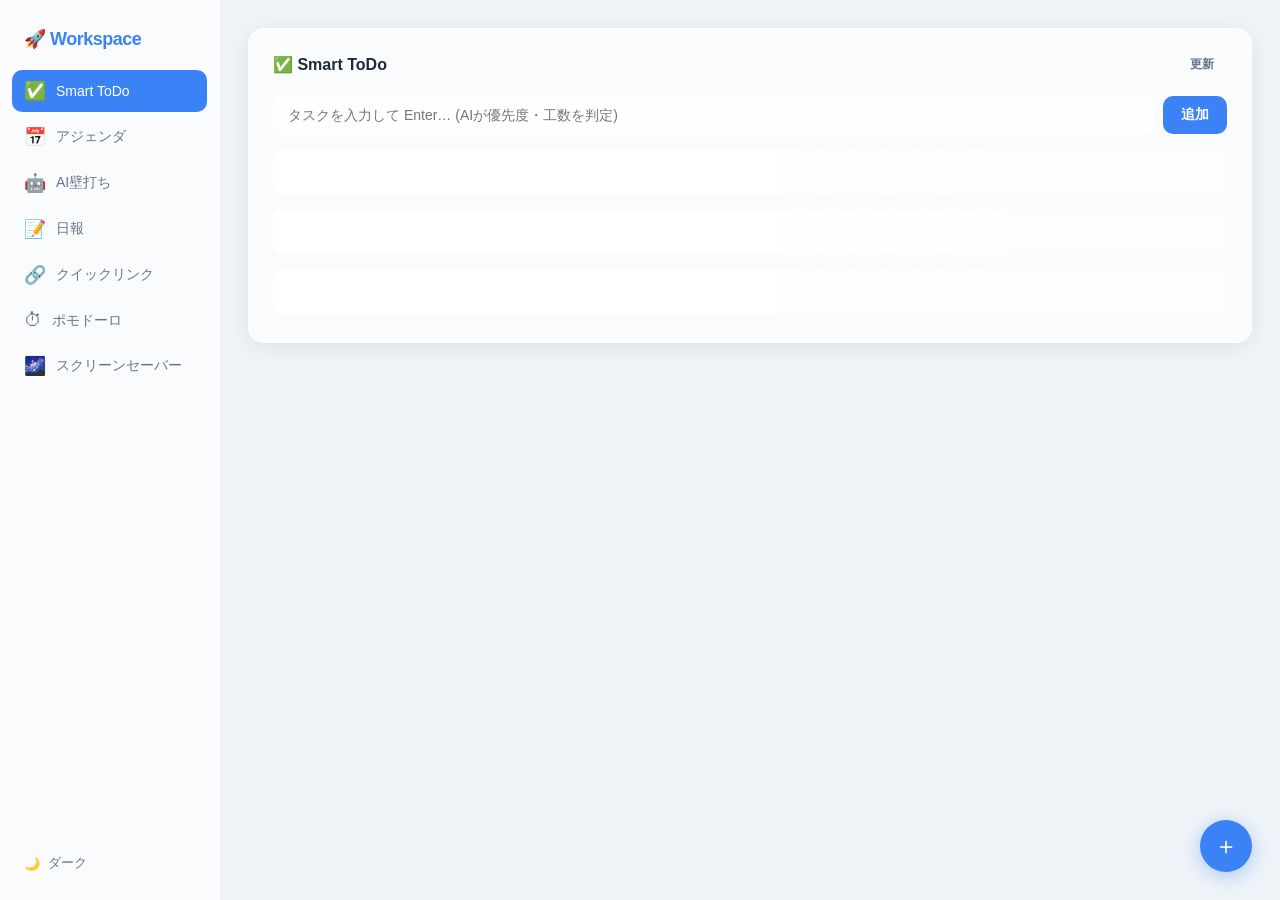
<file: templates/index.html>
<!DOCTYPE html>
<html lang="ja" data-theme="light">
<head>
<meta charset="UTF-8">
<meta name="viewport" content="width=device-width, initial-scale=1.0">
<title>Workspace Next</title>
<style>
/* =============================================
   CSS変数 & テーマ
============================================= */
:root {
  --pale-blue:    #dbeafe;
  --sage-green:   #d1fae5;
  --sakura-pink:  #fce7f3;
  --muted-purple: #ede9fe;
  --peach:        #ffedd5;
  --sky-mint:     #cffafe;
  --accent-blue:  #3b82f6;
  --accent-green: #10b981;
  --accent-pink:  #ec4899;
  --accent-purple:#8b5cf6;
  --accent-orange:#f97316;
  --text-main:    #1e293b;
  --text-sub:     #64748b;
  --bg-base:      #f0f4f8;
  --bg-card:      rgba(255,255,255,0.65);
  --border:       rgba(255,255,255,0.8);
  --shadow:       0 4px 24px rgba(0,0,0,0.08);
  --blur:         blur(12px);
  --radius:       16px;
  --sidebar-w:    220px;
}
[data-theme="dark"] {
  --text-main:  #e2e8f0;
  --text-sub:   #94a3b8;
  --bg-base:    #0f172a;
  --bg-card:    rgba(30,41,59,0.75);
  --border:     rgba(255,255,255,0.1);
  --shadow:     0 4px 24px rgba(0,0,0,0.4);
  --pale-blue:  #1e3a5f;
  --sage-green: #14402e;
  --sakura-pink:#4a1942;
  --muted-purple:#2d1b69;
  --peach:      #431c06;
  --sky-mint:   #0c3d40;
}

/* =============================================
   リセット & ベース
============================================= */
*, *::before, *::after { box-sizing: border-box; margin: 0; padding: 0; }
body {
  font-family: -apple-system, BlinkMacSystemFont, 'Segoe UI', 'Hiragino Sans', sans-serif;
  background: var(--bg-base);
  color: var(--text-main);
  min-height: 100vh;
  display: flex;
  overflow: hidden;
  transition: background 0.3s, color 0.3s;
}

/* =============================================
   サイドバー
============================================= */
#sidebar {
  width: var(--sidebar-w);
  height: 100vh;
  background: var(--bg-card);
  backdrop-filter: var(--blur);
  border-right: 1px solid var(--border);
  display: flex;
  flex-direction: column;
  padding: 20px 12px;
  gap: 4px;
  position: fixed;
  left: 0; top: 0;
  z-index: 100;
  overflow-y: auto;
}
.sidebar-logo {
  font-size: 18px;
  font-weight: 700;
  padding: 8px 12px 16px;
  color: var(--accent-blue);
  letter-spacing: -0.5px;
}
.nav-item {
  display: flex;
  align-items: center;
  gap: 10px;
  padding: 10px 12px;
  border-radius: 10px;
  cursor: pointer;
  font-size: 14px;
  font-weight: 500;
  color: var(--text-sub);
  transition: all 0.15s;
  position: relative;
  user-select: none;
}
.nav-item:hover { background: var(--bg-card); color: var(--text-main); }
.nav-item.active {
  background: var(--accent-blue);
  color: #fff;
}
.nav-item .icon { font-size: 18px; flex-shrink: 0; }
.nav-dot {
  position: absolute;
  right: 10px;
  top: 10px;
  width: 8px; height: 8px;
  border-radius: 50%;
  background: var(--accent-pink);
  display: none;
}
.nav-dot.show { display: block; }

.sidebar-bottom {
  margin-top: auto;
  display: flex;
  flex-direction: column;
  gap: 4px;
}
.theme-toggle {
  display: flex;
  align-items: center;
  gap: 8px;
  padding: 8px 12px;
  border-radius: 10px;
  cursor: pointer;
  font-size: 13px;
  color: var(--text-sub);
}
.theme-toggle:hover { color: var(--text-main); }

/* =============================================
   メインエリア
============================================= */
#main {
  margin-left: var(--sidebar-w);
  flex: 1;
  height: 100vh;
  overflow-y: auto;
  padding: 28px;
}

/* =============================================
   ウィジェット共通
============================================= */
.widget { display: none; }
.widget.active { display: block; }

.card {
  background: var(--bg-card);
  backdrop-filter: var(--blur);
  border: 1px solid var(--border);
  border-radius: var(--radius);
  box-shadow: var(--shadow);
  padding: 20px 24px;
  margin-bottom: 20px;
}
.card-title {
  font-size: 16px;
  font-weight: 700;
  margin-bottom: 16px;
  display: flex;
  align-items: center;
  gap: 8px;
}

/* =============================================
   スケルトンスクリーン
============================================= */
.skeleton {
  background: linear-gradient(90deg, var(--border) 25%, rgba(255,255,255,0.3) 50%, var(--border) 75%);
  background-size: 200% 100%;
  animation: shimmer 1.4s infinite;
  border-radius: 8px;
  height: 16px;
  margin-bottom: 8px;
}
@keyframes shimmer {
  0% { background-position: -200% 0; }
  100% { background-position: 200% 0; }
}

/* =============================================
   ToDo ウィジェット
============================================= */
.todo-input-row {
  display: flex;
  gap: 8px;
  margin-bottom: 16px;
}
.todo-input-row input {
  flex: 1;
  padding: 10px 14px;
  border-radius: 10px;
  border: 1px solid var(--border);
  background: var(--bg-card);
  color: var(--text-main);
  font-size: 14px;
  outline: none;
  transition: border-color 0.15s;
}
.todo-input-row input:focus { border-color: var(--accent-blue); }
.btn {
  padding: 10px 18px;
  border-radius: 10px;
  border: none;
  cursor: pointer;
  font-size: 14px;
  font-weight: 600;
  transition: all 0.15s;
}
.btn-primary { background: var(--accent-blue); color: #fff; }
.btn-primary:hover { opacity: 0.85; }
.btn-sm { padding: 6px 12px; font-size: 12px; }
.btn-ghost { background: transparent; color: var(--text-sub); border: 1px solid var(--border); }
.btn-ghost:hover { background: var(--bg-card); color: var(--text-main); }
.btn-danger { background: #ef4444; color: #fff; }
.btn-danger:hover { opacity: 0.85; }

.todo-list { display: flex; flex-direction: column; gap: 8px; }
.todo-item {
  display: flex;
  align-items: center;
  gap: 10px;
  padding: 10px 14px;
  border-radius: 10px;
  background: rgba(255,255,255,0.4);
  border: 1px solid var(--border);
  transition: all 0.15s;
}
[data-theme="dark"] .todo-item { background: rgba(255,255,255,0.05); }
.todo-item:hover { border-color: var(--accent-blue); }
.todo-item.done .todo-text { text-decoration: line-through; color: var(--text-sub); }
.todo-text { flex: 1; font-size: 14px; }
.priority-badge {
  font-size: 11px;
  font-weight: 700;
  padding: 2px 8px;
  border-radius: 20px;
  white-space: nowrap;
}
.priority-高 { background: #fee2e2; color: #dc2626; }
.priority-中 { background: #fef9c3; color: #ca8a04; }
.priority-低 { background: #dcfce7; color: #16a34a; }
[data-theme="dark"] .priority-高 { background: #7f1d1d; color: #fca5a5; }
[data-theme="dark"] .priority-中 { background: #78350f; color: #fde68a; }
[data-theme="dark"] .priority-低 { background: #14532d; color: #86efac; }

.effort-badge {
  font-size: 11px;
  padding: 2px 6px;
  border-radius: 6px;
  background: var(--muted-purple);
  color: var(--accent-purple);
  white-space: nowrap;
}
.todo-check {
  width: 18px; height: 18px;
  border-radius: 50%;
  border: 2px solid var(--border);
  cursor: pointer;
  flex-shrink: 0;
  display: flex;
  align-items: center;
  justify-content: center;
  transition: all 0.15s;
}
.todo-check:hover { border-color: var(--accent-green); }
.todo-check.checked { background: var(--accent-green); border-color: var(--accent-green); color: #fff; font-size: 11px; }
.todo-del-btn { background: none; border: none; color: var(--text-sub); cursor: pointer; font-size: 16px; padding: 2px 4px; }
.todo-del-btn:hover { color: #ef4444; }

/* =============================================
   アジェンダ ウィジェット
============================================= */
.agenda-list { display: flex; flex-direction: column; gap: 10px; }
.agenda-item {
  display: flex;
  gap: 14px;
  padding: 12px 16px;
  border-radius: 12px;
  background: rgba(255,255,255,0.4);
  border: 1px solid var(--border);
  transition: all 0.15s;
}
[data-theme="dark"] .agenda-item { background: rgba(255,255,255,0.05); }
.agenda-time {
  font-size: 13px;
  font-weight: 700;
  color: var(--accent-blue);
  min-width: 52px;
  flex-shrink: 0;
}
.agenda-title { font-size: 14px; font-weight: 600; }
.agenda-loc { font-size: 12px; color: var(--text-sub); margin-top: 2px; }
.focus-suggestion {
  padding: 14px 16px;
  border-radius: 12px;
  background: var(--sage-green);
  border: 1px solid rgba(16,185,129,0.2);
  font-size: 13px;
  line-height: 1.6;
  white-space: pre-wrap;
}

/* =============================================
   AI壁打ち ウィジェット
============================================= */
.chat-messages {
  min-height: 300px;
  max-height: 420px;
  overflow-y: auto;
  display: flex;
  flex-direction: column;
  gap: 12px;
  margin-bottom: 16px;
  padding-right: 4px;
}
.chat-msg {
  display: flex;
  gap: 8px;
  align-items: flex-start;
}
.chat-msg.user { flex-direction: row-reverse; }
.chat-bubble {
  max-width: 75%;
  padding: 10px 14px;
  border-radius: 14px;
  font-size: 14px;
  line-height: 1.55;
  white-space: pre-wrap;
}
.chat-msg.ai .chat-bubble {
  background: var(--pale-blue);
  color: var(--text-main);
  border-bottom-left-radius: 4px;
}
.chat-msg.user .chat-bubble {
  background: var(--accent-blue);
  color: #fff;
  border-bottom-right-radius: 4px;
}
.chat-avatar { font-size: 22px; flex-shrink: 0; }
.chat-input-row {
  display: flex;
  gap: 8px;
}
.chat-input-row textarea {
  flex: 1;
  padding: 10px 14px;
  border-radius: 10px;
  border: 1px solid var(--border);
  background: var(--bg-card);
  color: var(--text-main);
  font-size: 14px;
  resize: none;
  height: 60px;
  outline: none;
  font-family: inherit;
}
.chat-input-row textarea:focus { border-color: var(--accent-blue); }

/* =============================================
   日報 ウィジェット
============================================= */
.journal-textarea {
  width: 100%;
  min-height: 200px;
  padding: 14px;
  border-radius: 10px;
  border: 1px solid var(--border);
  background: var(--bg-card);
  color: var(--text-main);
  font-size: 14px;
  line-height: 1.7;
  resize: vertical;
  outline: none;
  font-family: inherit;
  margin-bottom: 12px;
}
.journal-textarea:focus { border-color: var(--accent-blue); }
.journal-list { display: flex; flex-direction: column; gap: 10px; }
.journal-entry {
  padding: 14px 16px;
  border-radius: 12px;
  background: rgba(255,255,255,0.4);
  border: 1px solid var(--border);
  cursor: pointer;
}
[data-theme="dark"] .journal-entry { background: rgba(255,255,255,0.05); }
.journal-entry:hover { border-color: var(--accent-blue); }
.journal-date { font-size: 12px; color: var(--text-sub); margin-bottom: 4px; }
.journal-preview { font-size: 13px; white-space: nowrap; overflow: hidden; text-overflow: ellipsis; }
.journal-btns { display: flex; gap: 8px; margin-bottom: 16px; }

/* =============================================
   リンク ウィジェット
============================================= */
.links-add-form {
  display: grid;
  grid-template-columns: 1fr 1fr auto auto;
  gap: 8px;
  margin-bottom: 16px;
  align-items: center;
}
.links-add-form input, .links-add-form select {
  padding: 10px 12px;
  border-radius: 10px;
  border: 1px solid var(--border);
  background: var(--bg-card);
  color: var(--text-main);
  font-size: 13px;
  outline: none;
}
.links-add-form input:focus, .links-add-form select:focus { border-color: var(--accent-blue); }
.links-categories { display: flex; gap: 8px; flex-wrap: wrap; margin-bottom: 14px; }
.cat-badge {
  padding: 4px 12px;
  border-radius: 20px;
  font-size: 12px;
  font-weight: 600;
  cursor: pointer;
  border: 1px solid var(--border);
  background: var(--bg-card);
  color: var(--text-sub);
  transition: all 0.15s;
}
.cat-badge.active { background: var(--accent-blue); color: #fff; border-color: var(--accent-blue); }
.links-grid {
  display: grid;
  grid-template-columns: repeat(auto-fill, minmax(180px, 1fr));
  gap: 10px;
}
.link-card {
  padding: 14px;
  border-radius: 12px;
  background: rgba(255,255,255,0.4);
  border: 1px solid var(--border);
  display: flex;
  flex-direction: column;
  gap: 6px;
  position: relative;
  transition: all 0.15s;
}
[data-theme="dark"] .link-card { background: rgba(255,255,255,0.05); }
.link-card:hover { border-color: var(--accent-blue); transform: translateY(-2px); }
.link-title { font-size: 13px; font-weight: 600; }
.link-url { font-size: 11px; color: var(--text-sub); white-space: nowrap; overflow: hidden; text-overflow: ellipsis; }
.link-cat { font-size: 11px; color: var(--accent-purple); background: var(--muted-purple); padding: 2px 7px; border-radius: 20px; display: inline-block; }
.link-del { position: absolute; top: 8px; right: 8px; background: none; border: none; cursor: pointer; color: var(--text-sub); opacity: 0; transition: opacity 0.15s; font-size: 14px; }
.link-card:hover .link-del { opacity: 1; }
.link-del:hover { color: #ef4444; }

/* =============================================
   ポモドーロ ウィジェット
============================================= */
.pomodoro-center { text-align: center; padding: 20px 0; }
.pomodoro-display {
  font-size: 72px;
  font-weight: 800;
  font-variant-numeric: tabular-nums;
  color: var(--accent-blue);
  letter-spacing: -2px;
  line-height: 1;
  margin-bottom: 24px;
  font-family: 'Courier New', monospace;
}
.pomodoro-display.work { color: var(--accent-blue); }
.pomodoro-display.break { color: var(--accent-green); }
.pomodoro-phase {
  font-size: 14px;
  color: var(--text-sub);
  font-weight: 600;
  margin-bottom: 8px;
  letter-spacing: 2px;
  text-transform: uppercase;
}
.pomodoro-btns { display: flex; justify-content: center; gap: 12px; margin-bottom: 20px; }
.pomodoro-progress {
  height: 6px;
  background: var(--border);
  border-radius: 3px;
  overflow: hidden;
  margin-bottom: 16px;
}
.pomodoro-bar {
  height: 100%;
  background: var(--accent-blue);
  border-radius: 3px;
  transition: width 1s linear;
}
.pomodoro-settings { display: flex; gap: 12px; justify-content: center; align-items: center; font-size: 13px; color: var(--text-sub); }
.pomodoro-settings input[type="number"] {
  width: 50px;
  padding: 4px 8px;
  border-radius: 6px;
  border: 1px solid var(--border);
  background: var(--bg-card);
  color: var(--text-main);
  text-align: center;
  font-size: 13px;
  outline: none;
}
.pomodoro-count { font-size: 13px; color: var(--text-sub); }

/* =============================================
   お知らせテロップ
============================================= */
.ticker-wrap {
  overflow: hidden;
  padding: 12px 0;
  background: var(--pale-blue);
  border-radius: 10px;
  border: 1px solid rgba(59,130,246,0.2);
}
.ticker-track {
  display: flex;
  animation: ticker-scroll 20s linear infinite;
  white-space: nowrap;
}
.ticker-track:hover { animation-play-state: paused; }
.ticker-item {
  padding: 0 40px;
  font-size: 14px;
  color: var(--accent-blue);
  font-weight: 500;
}
@keyframes ticker-scroll {
  0%   { transform: translateX(100vw); }
  100% { transform: translateX(-100%); }
}

/* =============================================
   スクリーンセーバー
============================================= */
#screensaver {
  position: fixed;
  inset: 0;
  background: #000;
  z-index: 9999;
  display: none;
  align-items: center;
  justify-content: center;
  flex-direction: column;
  overflow: hidden;
  cursor: pointer;
}
#screensaver canvas { position: absolute; inset: 0; }
#screensaver .ss-time {
  position: relative;
  z-index: 2;
  font-size: 80px;
  font-weight: 200;
  color: rgba(255,255,255,0.9);
  letter-spacing: -2px;
  font-family: 'Courier New', monospace;
  text-shadow: 0 0 40px rgba(255,255,255,0.3);
}
#screensaver .ss-date {
  position: relative;
  z-index: 2;
  font-size: 18px;
  color: rgba(255,255,255,0.5);
  letter-spacing: 4px;
  margin-top: 8px;
}
#screensaver .ss-hint {
  position: absolute;
  bottom: 32px;
  font-size: 12px;
  color: rgba(255,255,255,0.3);
  z-index: 2;
}

/* =============================================
   FAB
============================================= */
#fab {
  position: fixed;
  bottom: 28px;
  right: 28px;
  width: 52px;
  height: 52px;
  border-radius: 50%;
  background: var(--accent-blue);
  color: #fff;
  font-size: 24px;
  border: none;
  cursor: pointer;
  box-shadow: 0 4px 20px rgba(59,130,246,0.4);
  display: flex;
  align-items: center;
  justify-content: center;
  z-index: 200;
  transition: all 0.15s;
}
#fab:hover { transform: scale(1.1); opacity: 0.9; }

/* =============================================
   モーダル
============================================= */
.modal-overlay {
  position: fixed;
  inset: 0;
  background: rgba(0,0,0,0.5);
  z-index: 500;
  display: none;
  align-items: center;
  justify-content: center;
  backdrop-filter: blur(4px);
}
.modal-overlay.open { display: flex; }
.modal {
  background: var(--bg-card);
  backdrop-filter: var(--blur);
  border: 1px solid var(--border);
  border-radius: var(--radius);
  padding: 28px;
  width: 420px;
  max-width: 95vw;
  box-shadow: 0 20px 60px rgba(0,0,0,0.3);
}
.modal-title { font-size: 17px; font-weight: 700; margin-bottom: 20px; }
.modal-btns { display: flex; justify-content: flex-end; gap: 10px; margin-top: 20px; }
.form-group { margin-bottom: 14px; }
.form-label { font-size: 12px; font-weight: 600; color: var(--text-sub); margin-bottom: 6px; display: block; }
.form-input {
  width: 100%;
  padding: 10px 12px;
  border-radius: 10px;
  border: 1px solid var(--border);
  background: var(--bg-card);
  color: var(--text-main);
  font-size: 14px;
  outline: none;
  font-family: inherit;
}
.form-input:focus { border-color: var(--accent-blue); }

/* =============================================
   アニメーション
============================================= */
.fade-in { animation: fadeIn 0.25s ease; }
@keyframes fadeIn { from { opacity: 0; transform: translateY(8px); } to { opacity: 1; transform: none; } }

/* =============================================
   レスポンシブ
============================================= */
@media (max-width: 768px) {
  :root { --sidebar-w: 60px; }
  .nav-item span { display: none; }
  .sidebar-logo { font-size: 0; }
  #main { padding: 16px; }
  .links-add-form { grid-template-columns: 1fr 1fr; }
}
</style>
</head>
<body>

<!-- =============================================
   お知らせテロップ（グローバル）
============================================= -->
<div id="ticker-global" style="position:fixed;top:0;left:var(--sidebar-w);right:0;z-index:50;display:none;"></div>

<!-- =============================================
   サイドバー
============================================= -->
<nav id="sidebar">
  <div class="sidebar-logo">🚀 Workspace</div>

  <div class="nav-item active" data-widget="todos" onclick="switchWidget('todos', this)">
    <span class="icon">✅</span><span>Smart ToDo</span>
    <div class="nav-dot" id="dot-todos"></div>
  </div>
  <div class="nav-item" data-widget="agenda" onclick="switchWidget('agenda', this)">
    <span class="icon">📅</span><span>アジェンダ</span>
    <div class="nav-dot" id="dot-agenda"></div>
  </div>
  <div class="nav-item" data-widget="chat" onclick="switchWidget('chat', this)">
    <span class="icon">🤖</span><span>AI壁打ち</span>
    <div class="nav-dot" id="dot-chat"></div>
  </div>
  <div class="nav-item" data-widget="journal" onclick="switchWidget('journal', this)">
    <span class="icon">📝</span><span>日報</span>
  </div>
  <div class="nav-item" data-widget="links" onclick="switchWidget('links', this)">
    <span class="icon">🔗</span><span>クイックリンク</span>
  </div>
  <div class="nav-item" data-widget="pomodoro" onclick="switchWidget('pomodoro', this)">
    <span class="icon">⏱</span><span>ポモドーロ</span>
  </div>
  <div class="nav-item" data-widget="screensaver-widget" onclick="startScreensaver()">
    <span class="icon">🌌</span><span>スクリーンセーバー</span>
  </div>

  <div class="sidebar-bottom">
    <div class="theme-toggle" onclick="toggleTheme()">
      <span id="theme-icon">🌙</span>
      <span id="theme-label">ダーク</span>
    </div>
  </div>
</nav>

<!-- =============================================
   メインコンテンツ
============================================= -->
<main id="main">

  <!-- ToDo ウィジェット -->
  <div class="widget active fade-in" id="widget-todos">
    <div class="card">
      <div class="card-title">✅ Smart ToDo
        <button class="btn btn-ghost btn-sm" onclick="loadTodos()" style="margin-left:auto">更新</button>
      </div>
      <div class="todo-input-row">
        <input id="todo-input" type="text" placeholder="タスクを入力して Enter… (AIが優先度・工数を判定)" onkeydown="if(event.key==='Enter')addTodo()">
        <button class="btn btn-primary" onclick="addTodo()">追加</button>
      </div>
      <div class="todo-list" id="todo-list">
        <div class="skeleton" style="height:44px;"></div>
        <div class="skeleton" style="height:44px;"></div>
        <div class="skeleton" style="height:44px;"></div>
      </div>
    </div>
  </div>

  <!-- アジェンダ ウィジェット -->
  <div class="widget" id="widget-agenda">
    <div class="card">
      <div class="card-title">📅 本日のアジェンダ
        <button class="btn btn-ghost btn-sm" onclick="loadAgenda()" style="margin-left:auto">更新</button>
      </div>
      <div class="agenda-list" id="agenda-list">
        <div class="skeleton" style="height:64px;"></div>
        <div class="skeleton" style="height:64px;"></div>
      </div>
    </div>
    <div class="card">
      <div class="card-title">💡 集中タイム提案</div>
      <div class="focus-suggestion" id="focus-suggestion">AI提案を読み込み中...</div>
    </div>
  </div>

  <!-- AI壁打ち ウィジェット -->
  <div class="widget" id="widget-chat">
    <div class="card">
      <div class="card-title">🤖 AI壁打ちチャット</div>
      <div class="chat-messages" id="chat-messages">
        <div class="chat-msg ai fade-in">
          <span class="chat-avatar">🤖</span>
          <div class="chat-bubble">こんにちは！今日のタスクや悩みについて何でもお話しください。ToDoや予定の情報もコンテキストとして持っています。</div>
        </div>
      </div>
      <div class="chat-input-row">
        <textarea id="chat-input" placeholder="メッセージを入力… (Ctrl+Enter で送信)" onkeydown="if(event.ctrlKey&&event.key==='Enter')sendChat()"></textarea>
        <button class="btn btn-primary" onclick="sendChat()">送信</button>
      </div>
    </div>
  </div>

  <!-- 日報 ウィジェット -->
  <div class="widget" id="widget-journal">
    <div class="card">
      <div class="card-title">📝 インテリジェント日報</div>
      <div class="journal-btns">
        <button class="btn btn-primary" onclick="generateJournal()">🤖 AI自動生成</button>
        <button class="btn btn-ghost btn-sm" onclick="saveJournal()">💾 保存</button>
        <button class="btn btn-ghost btn-sm" onclick="clearJournal()">🗑 クリア</button>
      </div>
      <textarea class="journal-textarea" id="journal-textarea" placeholder="日報を入力するか、AI自動生成ボタンで生成できます…"></textarea>
      <div style="font-size:12px;color:var(--text-sub);margin-bottom:16px;">📅 日付: <input type="date" id="journal-date" style="border:1px solid var(--border);background:var(--bg-card);color:var(--text-main);padding:4px 8px;border-radius:6px;font-size:12px;"></div>
    </div>
    <div class="card">
      <div class="card-title">📚 過去の日報</div>
      <div class="journal-list" id="journal-list">
        <div class="skeleton" style="height:54px;"></div>
      </div>
    </div>
  </div>

  <!-- リンク ウィジェット -->
  <div class="widget" id="widget-links">
    <div class="card">
      <div class="card-title">🔗 クイックリンク</div>
      <div class="links-add-form">
        <input id="link-title" type="text" placeholder="タイトル">
        <input id="link-url" type="url" placeholder="https://...">
        <select id="link-cat">
          <option>仕事</option>
          <option>ツール</option>
          <option>参考</option>
          <option>その他</option>
        </select>
        <button class="btn btn-primary btn-sm" onclick="addLink()">追加</button>
      </div>
      <div class="links-categories" id="links-categories">
        <span class="cat-badge active" data-cat="all" onclick="filterLinks('all', this)">すべて</span>
      </div>
      <div class="links-grid" id="links-grid">
        <div class="skeleton" style="height:80px;"></div>
        <div class="skeleton" style="height:80px;"></div>
        <div class="skeleton" style="height:80px;"></div>
      </div>
    </div>
  </div>

  <!-- ポモドーロ ウィジェット -->
  <div class="widget" id="widget-pomodoro">
    <div class="card">
      <div class="card-title">⏱ ポモドーロタイマー</div>
      <div class="pomodoro-center">
        <div class="pomodoro-phase" id="pomo-phase">WORK</div>
        <div class="pomodoro-display work" id="pomo-display">25:00</div>
        <div class="pomodoro-progress">
          <div class="pomodoro-bar" id="pomo-bar" style="width:100%"></div>
        </div>
        <div class="pomodoro-btns">
          <button class="btn btn-primary" id="pomo-start-btn" onclick="pomodoroStart()">▶ スタート</button>
          <button class="btn btn-ghost" onclick="pomodoroReset()">⟳ リセット</button>
        </div>
        <div class="pomodoro-count" id="pomo-count">完了セッション: 0</div>
        <div class="pomodoro-settings">
          作業
          <input type="number" id="pomo-work-min" value="25" min="1" max="60">
          分 / 休憩
          <input type="number" id="pomo-break-min" value="5" min="1" max="30">
          分
        </div>
      </div>
    </div>
  </div>

  <!-- スクリーンセーバー（ウィジェットとしては空）-->
  <div class="widget" id="widget-screensaver-widget">
    <!-- 実際のスクリーンセーバーはオーバーレイ -->
  </div>

</main>

<!-- =============================================
   FAB ボタン
============================================= -->
<button id="fab" onclick="fabClick()" title="クイック追加">＋</button>

<!-- =============================================
   スクリーンセーバー オーバーレイ
============================================= -->
<div id="screensaver" onclick="stopScreensaver()">
  <canvas id="ss-canvas"></canvas>
  <div class="ss-time" id="ss-time">00:00</div>
  <div class="ss-date" id="ss-date"></div>
  <div class="ss-hint">クリックまたはキーを押して戻る</div>
</div>

<!-- =============================================
   ToDo追加モーダル（FABから）
============================================= -->
<div class="modal-overlay" id="modal-todo">
  <div class="modal">
    <div class="modal-title">✅ ToDoを追加</div>
    <div class="form-group">
      <label class="form-label">タスク内容</label>
      <input class="form-input" id="modal-todo-content" type="text" placeholder="タスクを入力…">
    </div>
    <div class="modal-btns">
      <button class="btn btn-ghost" onclick="closeModal('modal-todo')">キャンセル</button>
      <button class="btn btn-primary" onclick="modalAddTodo()">追加</button>
    </div>
  </div>
</div>

<!-- =============================================
   JavaScript
============================================= */
<script>
// =============================================
// 設定・初期化
// =============================================
const API_TOKEN = localStorage.getItem('api_token') || prompt('APIトークンを入力してください:') || '';
if (API_TOKEN) localStorage.setItem('api_token', API_TOKEN);

const HEADERS = {
  'Content-Type': 'application/json',
  'X-Api-Token': API_TOKEN,
};

async function api(path, opts = {}) {
  const res = await fetch(path, {
    headers: HEADERS,
    ...opts,
  });
  if (!res.ok) {
    const err = await res.json().catch(() => ({ detail: res.statusText }));
    throw new Error(err.detail || res.statusText);
  }
  return res.json();
}

// =============================================
// テーマ
// =============================================
(function initTheme() {
  const saved = localStorage.getItem('theme') || 'light';
  document.documentElement.setAttribute('data-theme', saved);
  updateThemeIcon(saved);
})();

function toggleTheme() {
  const current = document.documentElement.getAttribute('data-theme');
  const next = current === 'light' ? 'dark' : 'light';
  document.documentElement.setAttribute('data-theme', next);
  localStorage.setItem('theme', next);
  updateThemeIcon(next);
}

function updateThemeIcon(theme) {
  document.getElementById('theme-icon').textContent = theme === 'dark' ? '☀️' : '🌙';
  document.getElementById('theme-label').textContent = theme === 'dark' ? 'ライト' : 'ダーク';
}

// =============================================
// ウィジェット切り替え
// =============================================
let activeWidget = 'todos';

function switchWidget(name, el) {
  if (name === 'screensaver-widget') return;
  document.querySelectorAll('.widget').forEach(w => w.classList.remove('active'));
  document.querySelectorAll('.nav-item').forEach(n => n.classList.remove('active'));
  const w = document.getElementById('widget-' + name);
  if (w) { w.classList.add('active'); w.classList.add('fade-in'); setTimeout(()=>w.classList.remove('fade-in'),300); }
  if (el) el.classList.add('active');
  activeWidget = name;

  // 遅延読み込み
  if (name === 'todos') loadTodos();
  if (name === 'agenda') loadAgenda();
  if (name === 'journal') { loadJournalList(); initJournalDate(); }
  if (name === 'links') loadLinks();
  if (name === 'chat') {} // 初期メッセージはすでにある
}

// =============================================
// お知らせテロップ
// =============================================
async function loadAnnouncements() {
  try {
    const data = await api('/api/announcements');
    const ticker = document.getElementById('ticker-global');
    if (data.announcements && data.announcements.length > 0) {
      ticker.style.display = 'block';
      const texts = data.announcements.map(a => a.content).join('　　★　　');
      ticker.innerHTML = `<div class="ticker-wrap"><div class="ticker-track"><span class="ticker-item">${texts}</span><span class="ticker-item">${texts}</span></div></div>`;
    }
  } catch {}
}

// =============================================
// ToDo
// =============================================
let allTodos = [];

async function loadTodos() {
  try {
    const data = await api('/api/todos');
    allTodos = data.todos || [];
    renderTodos(allTodos);
  } catch (e) {
    document.getElementById('todo-list').innerHTML = `<div style="color:#ef4444;font-size:13px;">読み込みエラー: ${e.message}</div>`;
  }
}

function renderTodos(todos) {
  const el = document.getElementById('todo-list');
  if (!todos.length) {
    el.innerHTML = '<div style="text-align:center;color:var(--text-sub);padding:20px;font-size:14px;">ToDoはありません 🎉</div>';
    return;
  }
  el.innerHTML = todos.map(t => `
    <div class="todo-item ${t.completed ? 'done' : ''} fade-in" id="todo-${t.row}">
      <div class="todo-check ${t.completed ? 'checked' : ''}" onclick="toggleTodo(${t.row}, ${t.completed})">
        ${t.completed ? '✓' : ''}
      </div>
      <span class="todo-text">${escHtml(t.content)}</span>
      ${t.priority ? `<span class="priority-badge priority-${t.priority}">${t.priority}</span>` : ''}
      ${t.effort ? `<span class="effort-badge">工数:${t.effort}</span>` : ''}
      <button class="todo-del-btn" onclick="deleteTodo(${t.row})" title="削除">×</button>
    </div>
  `).join('');
}

async function addTodo() {
  const input = document.getElementById('todo-input');
  const content = input.value.trim();
  if (!content) return;

  const tmpEl = document.createElement('div');
  tmpEl.className = 'todo-item';
  tmpEl.innerHTML = `<div class="skeleton" style="height:20px;flex:1;"></div><span style="font-size:12px;color:var(--text-sub)">AI判定中…</span>`;
  document.getElementById('todo-list').prepend(tmpEl);
  input.value = '';

  try {
    // AI分析
    let priority = '中', effort = '中';
    try {
      const ai = await api('/api/ai/analyze-todo', {
        method: 'POST',
        body: JSON.stringify({ content }),
      });
      priority = ai.priority || '中';
      effort = ai.effort || '中';
    } catch {}

    await api('/api/todos', {
      method: 'POST',
      body: JSON.stringify({ content, priority, effort }),
    });
    showDot('todos');
    await loadTodos();
  } catch (e) {
    tmpEl.remove();
    alert('追加エラー: ' + e.message);
  }
}

async function toggleTodo(row, currentCompleted) {
  try {
    await api(`/api/todos/${row}`, {
      method: 'PUT',
      body: JSON.stringify({ completed: !currentCompleted }),
    });
    await loadTodos();
  } catch (e) { alert('更新エラー: ' + e.message); }
}

async function deleteTodo(row) {
  try {
    await api(`/api/todos/${row}`, { method: 'DELETE' });
    document.getElementById(`todo-${row}`)?.remove();
    allTodos = allTodos.filter(t => t.row !== row);
  } catch (e) { alert('削除エラー: ' + e.message); }
}

// =============================================
// アジェンダ
// =============================================
let agendaData = [];

async function loadAgenda() {
  const el = document.getElementById('agenda-list');
  const focusEl = document.getElementById('focus-suggestion');

  try {
    const data = await api('/api/agenda');
    agendaData = data.events || [];
    if (!agendaData.length) {
      el.innerHTML = '<div style="text-align:center;color:var(--text-sub);padding:20px;font-size:14px;">本日の予定はありません</div>';
    } else {
      el.innerHTML = agendaData.map(e => `
        <div class="agenda-item fade-in">
          <div class="agenda-time">${escHtml(e.time || '終日')}</div>
          <div>
            <div class="agenda-title">
              ${e.html_link ? `<a href="${escHtml(e.html_link)}" target="_blank" style="color:inherit;text-decoration:none;">${escHtml(e.title)}</a>` : escHtml(e.title)}
              ${e.all_day ? '<span style="font-size:11px;background:var(--pale-blue);color:var(--accent-blue);padding:2px 6px;border-radius:4px;margin-left:6px;">終日</span>' : ''}
            </div>
            ${e.location ? `<div class="agenda-loc">📍 ${escHtml(e.location)}</div>` : ''}
          </div>
        </div>
      `).join('');
    }

    // 集中タイム提案
    focusEl.textContent = '分析中…';
    try {
      const f = await api('/api/ai/suggest-focus', {
        method: 'POST',
        body: JSON.stringify({ agenda: agendaData }),
      });
      focusEl.textContent = f.suggestion;
    } catch {
      focusEl.textContent = '集中タイムの提案を取得できませんでした。';
    }
  } catch (e) {
    el.innerHTML = `<div style="color:#ef4444;font-size:13px;">読み込みエラー: ${e.message}</div>`;
  }
}

// =============================================
// AI壁打ちチャット
// =============================================
async function sendChat() {
  const input = document.getElementById('chat-input');
  const msg = input.value.trim();
  if (!msg) return;
  input.value = '';

  const container = document.getElementById('chat-messages');
  appendChatMsg('user', msg);

  // スケルトン
  const skeletonId = 'chat-skeleton-' + Date.now();
  container.insertAdjacentHTML('beforeend', `
    <div class="chat-msg ai fade-in" id="${skeletonId}">
      <span class="chat-avatar">🤖</span>
      <div class="chat-bubble" style="min-width:120px;">
        <div class="skeleton" style="height:14px;width:80%;"></div>
        <div class="skeleton" style="height:14px;width:60%;margin-top:4px;"></div>
      </div>
    </div>
  `);
  container.scrollTop = container.scrollHeight;
  showDot('chat');

  // コンテキスト構築
  const context = {
    todos: allTodos.filter(t => !t.completed).map(t => t.content),
    agenda: agendaData.map(e => `${e.time} ${e.title}`),
  };

  try {
    const data = await api('/api/ai/chat', {
      method: 'POST',
      body: JSON.stringify({ message: msg, context }),
    });
    document.getElementById(skeletonId)?.remove();
    appendChatMsg('ai', data.reply);
  } catch (e) {
    document.getElementById(skeletonId)?.remove();
    appendChatMsg('ai', `エラー: ${e.message}`);
  }
}

function appendChatMsg(role, text) {
  const container = document.getElementById('chat-messages');
  const avatar = role === 'ai' ? '🤖' : '🙋';
  container.insertAdjacentHTML('beforeend', `
    <div class="chat-msg ${role} fade-in">
      <span class="chat-avatar">${avatar}</span>
      <div class="chat-bubble">${escHtml(text)}</div>
    </div>
  `);
  container.scrollTop = container.scrollHeight;
}

// =============================================
// 日報
// =============================================
function initJournalDate() {
  const d = document.getElementById('journal-date');
  if (!d.value) {
    const today = new Date().toISOString().split('T')[0];
    d.value = today;
  }
}

async function generateJournal() {
  const textarea = document.getElementById('journal-textarea');
  textarea.value = 'AI生成中…';
  textarea.disabled = true;

  const completedTodos = allTodos.filter(t => t.completed).map(t => t.content);
  const agendaList = agendaData.map(e => `${e.time} ${e.title}`);

  try {
    const data = await api('/api/ai/generate-journal', {
      method: 'POST',
      body: JSON.stringify({ completed_todos: completedTodos, agenda: agendaList }),
    });
    textarea.value = data.journal;
  } catch (e) {
    textarea.value = '';
    alert('日報生成エラー: ' + e.message);
  } finally {
    textarea.disabled = false;
  }
}

async function saveJournal() {
  const content = document.getElementById('journal-textarea').value.trim();
  const date = document.getElementById('journal-date').value;
  if (!content) { alert('内容を入力してください'); return; }
  try {
    await api('/api/journal', {
      method: 'POST',
      body: JSON.stringify({ date, content }),
    });
    alert('日報を保存しました');
    loadJournalList();
  } catch (e) { alert('保存エラー: ' + e.message); }
}

function clearJournal() {
  document.getElementById('journal-textarea').value = '';
}

async function loadJournalList() {
  try {
    const data = await api('/api/journal');
    const el = document.getElementById('journal-list');
    const journals = data.journals || [];
    if (!journals.length) {
      el.innerHTML = '<div style="color:var(--text-sub);font-size:13px;text-align:center;padding:16px;">日報はまだありません</div>';
      return;
    }
    el.innerHTML = journals.slice(0, 10).map(j => `
      <div class="journal-entry fade-in" onclick="openJournal('${escHtml(j.content.replace(/'/g, "\\'"))}', '${j.date}')">
        <div class="journal-date">📅 ${j.date}</div>
        <div class="journal-preview">${escHtml(j.content.slice(0, 80))}…</div>
      </div>
    `).join('');
  } catch {}
}

function openJournal(content, date) {
  document.getElementById('journal-textarea').value = content;
  document.getElementById('journal-date').value = date;
}

// =============================================
// リンク
// =============================================
let allLinks = [];
let activeCategory = 'all';

async function loadLinks() {
  try {
    const data = await api('/api/links');
    allLinks = data.links || [];
    renderLinks();
    renderCategories();
  } catch (e) {
    document.getElementById('links-grid').innerHTML = `<div style="color:#ef4444;font-size:13px;">読み込みエラー: ${e.message}</div>`;
  }
}

function renderCategories() {
  const cats = ['all', ...new Set(allLinks.map(l => l.category).filter(Boolean))];
  const el = document.getElementById('links-categories');
  el.innerHTML = cats.map(c => `
    <span class="cat-badge ${c === activeCategory ? 'active' : ''}" data-cat="${c}" onclick="filterLinks('${c}', this)">
      ${c === 'all' ? 'すべて' : c}
    </span>
  `).join('');
}

function filterLinks(cat, el) {
  activeCategory = cat;
  document.querySelectorAll('.cat-badge').forEach(b => b.classList.remove('active'));
  el.classList.add('active');
  renderLinks();
}

function renderLinks() {
  const filtered = activeCategory === 'all' ? allLinks : allLinks.filter(l => l.category === activeCategory);
  const el = document.getElementById('links-grid');
  if (!filtered.length) {
    el.innerHTML = '<div style="color:var(--text-sub);font-size:13px;grid-column:1/-1;text-align:center;padding:20px;">リンクはありません</div>';
    return;
  }
  el.innerHTML = filtered.map(l => `
    <div class="link-card fade-in">
      <a href="${escHtml(l.url)}" target="_blank" rel="noopener" style="text-decoration:none;color:inherit;">
        <div class="link-title">${escHtml(l.title)}</div>
        <div class="link-url">${escHtml(l.url)}</div>
        ${l.category ? `<span class="link-cat">${escHtml(l.category)}</span>` : ''}
      </a>
      <button class="link-del" onclick="deleteLink(${l.row})" title="削除">×</button>
    </div>
  `).join('');
}

async function addLink() {
  const title = document.getElementById('link-title').value.trim();
  const url = document.getElementById('link-url').value.trim();
  const category = document.getElementById('link-cat').value;
  if (!title || !url) { alert('タイトルとURLを入力してください'); return; }
  try {
    await api('/api/links', {
      method: 'POST',
      body: JSON.stringify({ title, url, category }),
    });
    document.getElementById('link-title').value = '';
    document.getElementById('link-url').value = '';
    await loadLinks();
  } catch (e) { alert('追加エラー: ' + e.message); }
}

async function deleteLink(row) {
  try {
    await api(`/api/links/${row}`, { method: 'DELETE' });
    allLinks = allLinks.filter(l => l.row !== row);
    renderLinks();
  } catch (e) { alert('削除エラー: ' + e.message); }
}

// =============================================
// ポモドーロ
// =============================================
let pomoTimer = null;
let pomoSeconds = 0;
let pomoTotalSeconds = 0;
let pomoPhase = 'work'; // work | break
let pomoSessions = 0;
let pomoRunning = false;

function pomodoroStart() {
  if (pomoRunning) {
    clearInterval(pomoTimer);
    pomoRunning = false;
    document.getElementById('pomo-start-btn').textContent = '▶ スタート';
    return;
  }
  if (pomoSeconds === 0) pomodoroReset();
  pomoRunning = true;
  document.getElementById('pomo-start-btn').textContent = '⏸ 一時停止';

  pomoTimer = setInterval(() => {
    pomoSeconds--;
    updatePomodoroDisplay();
    if (pomoSeconds <= 0) {
      clearInterval(pomoTimer);
      pomoRunning = false;
      pomodoroFinish();
    }
  }, 1000);
}

function pomodoroReset() {
  clearInterval(pomoTimer);
  pomoRunning = false;
  document.getElementById('pomo-start-btn').textContent = '▶ スタート';
  if (pomoPhase === 'work') {
    const mins = parseInt(document.getElementById('pomo-work-min').value) || 25;
    pomoSeconds = pomoTotalSeconds = mins * 60;
  } else {
    const mins = parseInt(document.getElementById('pomo-break-min').value) || 5;
    pomoSeconds = pomoTotalSeconds = mins * 60;
  }
  updatePomodoroDisplay();
}

function pomodoroFinish() {
  playBeep();
  if (pomoPhase === 'work') {
    pomoSessions++;
    pomoPhase = 'break';
    document.getElementById('pomo-phase').textContent = 'BREAK';
    document.getElementById('pomo-display').className = 'pomodoro-display break';
    document.getElementById('pomo-count').textContent = `完了セッション: ${pomoSessions}`;
  } else {
    pomoPhase = 'work';
    document.getElementById('pomo-phase').textContent = 'WORK';
    document.getElementById('pomo-display').className = 'pomodoro-display work';
  }
  pomodoroReset();
}

function updatePomodoroDisplay() {
  const m = Math.floor(pomoSeconds / 60).toString().padStart(2, '0');
  const s = (pomoSeconds % 60).toString().padStart(2, '0');
  document.getElementById('pomo-display').textContent = `${m}:${s}`;
  const pct = pomoTotalSeconds > 0 ? (pomoSeconds / pomoTotalSeconds) * 100 : 100;
  document.getElementById('pomo-bar').style.width = pct + '%';
  document.getElementById('pomo-bar').style.background = pomoPhase === 'work' ? 'var(--accent-blue)' : 'var(--accent-green)';
}

function playBeep() {
  try {
    const ctx = new (window.AudioContext || window.webkitAudioContext)();
    const osc = ctx.createOscillator();
    const gain = ctx.createGain();
    osc.connect(gain); gain.connect(ctx.destination);
    osc.frequency.setValueAtTime(880, ctx.currentTime);
    gain.gain.setValueAtTime(0.3, ctx.currentTime);
    gain.gain.exponentialRampToValueAtTime(0.001, ctx.currentTime + 1.5);
    osc.start(ctx.currentTime);
    osc.stop(ctx.currentTime + 1.5);
  } catch {}
}

// 初期化
pomodoroReset();

// =============================================
// スクリーンセーバー
// =============================================
let ssAnimFrame = null;
let ssStars = [];

function startScreensaver() {
  const ss = document.getElementById('screensaver');
  ss.style.display = 'flex';
  initStars();
  ssAnimate();
  updateSsTime();
  document.addEventListener('keydown', stopScreensaver, { once: true });
}

function stopScreensaver() {
  const ss = document.getElementById('screensaver');
  ss.style.display = 'none';
  cancelAnimationFrame(ssAnimFrame);
}

function initStars() {
  const canvas = document.getElementById('ss-canvas');
  canvas.width = window.innerWidth;
  canvas.height = window.innerHeight;
  ssStars = Array.from({ length: 200 }, () => ({
    x: Math.random() * canvas.width,
    y: Math.random() * canvas.height,
    r: Math.random() * 2,
    speed: Math.random() * 0.5 + 0.1,
    opacity: Math.random(),
  }));
}

function ssAnimate() {
  const canvas = document.getElementById('ss-canvas');
  const ctx = canvas.getContext('2d');
  ctx.fillStyle = 'rgba(0,0,0,0.15)';
  ctx.fillRect(0, 0, canvas.width, canvas.height);

  ssStars.forEach(s => {
    s.opacity += (Math.random() - 0.5) * 0.05;
    s.opacity = Math.max(0.1, Math.min(1, s.opacity));
    ctx.beginPath();
    ctx.arc(s.x, s.y, s.r, 0, Math.PI * 2);
    ctx.fillStyle = `rgba(255,255,255,${s.opacity})`;
    ctx.fill();
    s.y += s.speed;
    if (s.y > canvas.height) { s.y = 0; s.x = Math.random() * canvas.width; }
  });

  ssAnimFrame = requestAnimationFrame(ssAnimate);
  updateSsTime();
}

function updateSsTime() {
  const now = new Date();
  const h = now.getHours().toString().padStart(2, '0');
  const m = now.getMinutes().toString().padStart(2, '0');
  document.getElementById('ss-time').textContent = `${h}:${m}`;
  const days = ['日', '月', '火', '水', '木', '金', '土'];
  document.getElementById('ss-date').textContent =
    `${now.getFullYear()}.${(now.getMonth()+1).toString().padStart(2,'0')}.${now.getDate().toString().padStart(2,'0')} (${days[now.getDay()]})`;
}

// =============================================
// FAB
// =============================================
function fabClick() {
  if (activeWidget === 'todos') {
    openModal('modal-todo');
  } else if (activeWidget === 'links') {
    document.getElementById('link-title').focus();
  } else {
    openModal('modal-todo');
  }
}

function openModal(id) {
  document.getElementById(id).classList.add('open');
}

function closeModal(id) {
  document.getElementById(id).classList.remove('open');
}

async function modalAddTodo() {
  const content = document.getElementById('modal-todo-content').value.trim();
  if (!content) return;
  document.getElementById('modal-todo-content').value = '';
  closeModal('modal-todo');
  switchWidget('todos', document.querySelector('[data-widget="todos"]'));
  await addTodoWithContent(content);
}

async function addTodoWithContent(content) {
  try {
    let priority = '中', effort = '中';
    try {
      const ai = await api('/api/ai/analyze-todo', {
        method: 'POST',
        body: JSON.stringify({ content }),
      });
      priority = ai.priority || '中';
      effort = ai.effort || '中';
    } catch {}
    await api('/api/todos', {
      method: 'POST',
      body: JSON.stringify({ content, priority, effort }),
    });
    await loadTodos();
  } catch (e) { alert('追加エラー: ' + e.message); }
}

// モーダル外クリックで閉じる
document.querySelectorAll('.modal-overlay').forEach(mo => {
  mo.addEventListener('click', e => { if (e.target === mo) mo.classList.remove('open'); });
});

// =============================================
// 通知ドット
// =============================================
function showDot(widgetId) {
  const dot = document.getElementById('dot-' + widgetId);
  if (dot && activeWidget !== widgetId) {
    dot.classList.add('show');
  }
}

// ウィジェット切り替え時にドットを消す
const origSwitch = switchWidget;

// =============================================
// ユーティリティ
// =============================================
function escHtml(str) {
  if (!str) return '';
  return String(str)
    .replace(/&/g, '&amp;')
    .replace(/</g, '&lt;')
    .replace(/>/g, '&gt;')
    .replace(/"/g, '&quot;')
    .replace(/'/g, '&#39;');
}

// =============================================
// 初期読み込み
// =============================================
document.addEventListener('DOMContentLoaded', () => {
  loadTodos();
  loadAnnouncements();

  // 日報の日付初期化
  initJournalDate();
});
</script>
</body>
</html>
</file>
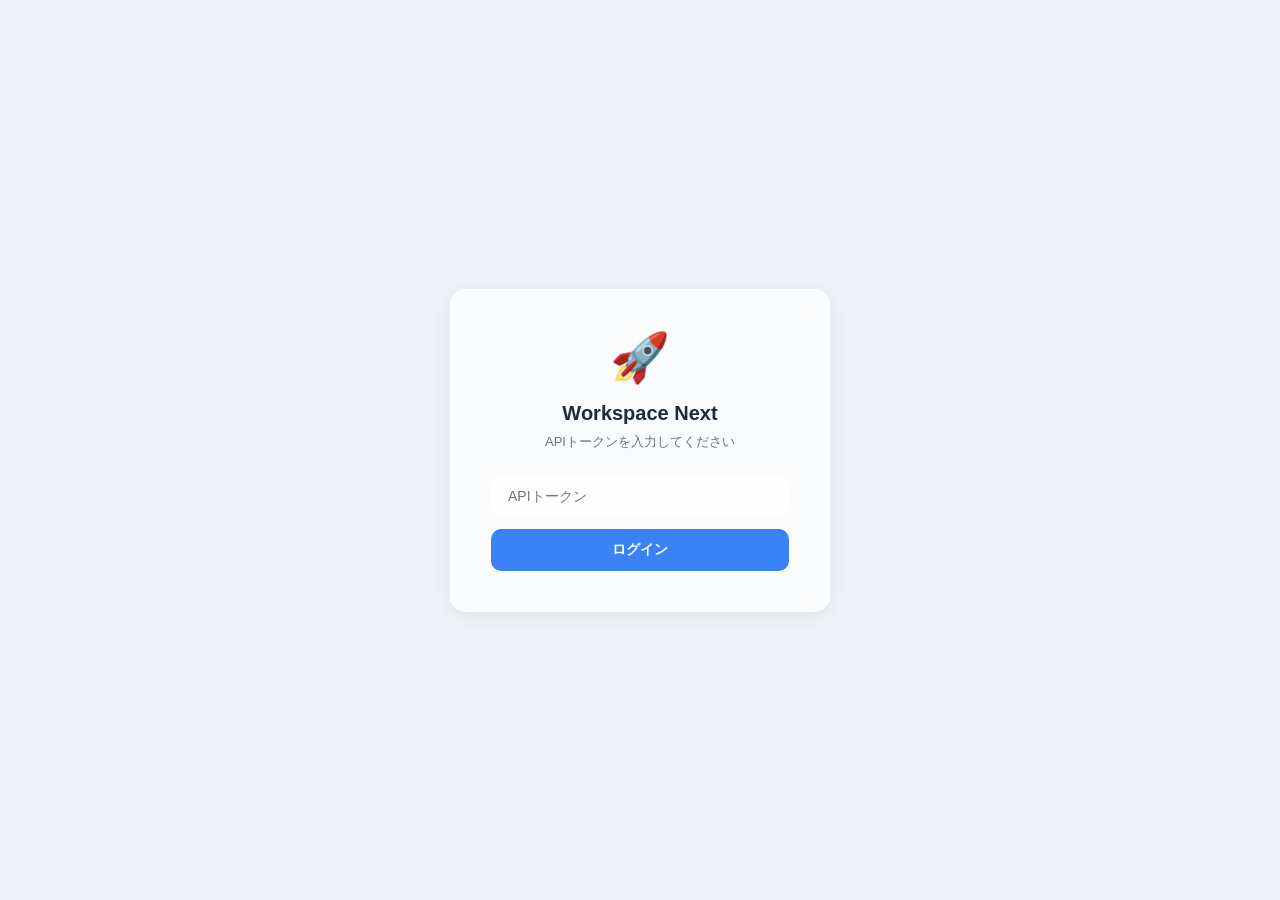
<file: workspace/templates/index.html>
<!DOCTYPE html>
<html lang="ja" data-theme="light">
<head>
<meta charset="UTF-8">
<meta name="viewport" content="width=device-width, initial-scale=1.0">
<title>Workspace Next</title>
<style>
/* =============================================
   CSS変数 & テーマ
============================================= */
:root {
  --pale-blue:    #dbeafe;
  --sage-green:   #d1fae5;
  --sakura-pink:  #fce7f3;
  --muted-purple: #ede9fe;
  --peach:        #ffedd5;
  --sky-mint:     #cffafe;
  --accent-blue:  #3b82f6;
  --accent-green: #10b981;
  --accent-pink:  #ec4899;
  --accent-purple:#8b5cf6;
  --accent-orange:#f97316;
  --text-main:    #1e293b;
  --text-sub:     #64748b;
  --bg-base:      #f0f4f8;
  --bg-card:      rgba(255,255,255,0.65);
  --border:       rgba(255,255,255,0.8);
  --shadow:       0 4px 24px rgba(0,0,0,0.08);
  --blur:         blur(12px);
  --radius:       16px;
  --sidebar-w:    220px;
}
[data-theme="dark"] {
  --text-main:  #e2e8f0;
  --text-sub:   #94a3b8;
  --bg-base:    #0f172a;
  --bg-card:    rgba(30,41,59,0.75);
  --border:     rgba(255,255,255,0.1);
  --shadow:     0 4px 24px rgba(0,0,0,0.4);
  --pale-blue:  #1e3a5f;
  --sage-green: #14402e;
  --sakura-pink:#4a1942;
  --muted-purple:#2d1b69;
  --peach:      #431c06;
  --sky-mint:   #0c3d40;
}

/* =============================================
   リセット & ベース
============================================= */
*, *::before, *::after { box-sizing: border-box; margin: 0; padding: 0; }
body {
  font-family: -apple-system, BlinkMacSystemFont, 'Segoe UI', 'Hiragino Sans', sans-serif;
  background: var(--bg-base);
  color: var(--text-main);
  min-height: 100vh;
  display: flex;
  overflow: hidden;
  transition: background 0.3s, color 0.3s;
}

/* =============================================
   サイドバー
============================================= */
#sidebar {
  width: var(--sidebar-w);
  height: 100vh;
  background: var(--bg-card);
  backdrop-filter: var(--blur);
  border-right: 1px solid var(--border);
  display: flex;
  flex-direction: column;
  padding: 20px 12px;
  gap: 4px;
  position: fixed;
  left: 0; top: 0;
  z-index: 100;
  overflow-y: auto;
}
.sidebar-logo {
  font-size: 18px;
  font-weight: 700;
  padding: 8px 12px 16px;
  color: var(--accent-blue);
  letter-spacing: -0.5px;
}
.nav-item {
  display: flex;
  align-items: center;
  gap: 10px;
  padding: 10px 12px;
  border-radius: 10px;
  cursor: pointer;
  font-size: 14px;
  font-weight: 500;
  color: var(--text-sub);
  transition: all 0.15s;
  position: relative;
  user-select: none;
}
.nav-item:hover { background: var(--bg-card); color: var(--text-main); }
.nav-item.active {
  background: var(--accent-blue);
  color: #fff;
}
.nav-item .icon { font-size: 18px; flex-shrink: 0; }
.nav-dot {
  position: absolute;
  right: 10px;
  top: 10px;
  width: 8px; height: 8px;
  border-radius: 50%;
  background: var(--accent-pink);
  display: none;
}
.nav-dot.show { display: block; }

.sidebar-bottom {
  margin-top: auto;
  display: flex;
  flex-direction: column;
  gap: 4px;
}
.theme-toggle {
  display: flex;
  align-items: center;
  gap: 8px;
  padding: 8px 12px;
  border-radius: 10px;
  cursor: pointer;
  font-size: 13px;
  color: var(--text-sub);
}
.theme-toggle:hover { color: var(--text-main); }

/* =============================================
   メインエリア
============================================= */
#main {
  margin-left: var(--sidebar-w);
  flex: 1;
  height: 100vh;
  overflow-y: auto;
  padding: 28px;
}

/* =============================================
   ウィジェット共通
============================================= */
.widget { display: none; }
.widget.active { display: block; }

.card {
  background: var(--bg-card);
  backdrop-filter: var(--blur);
  border: 1px solid var(--border);
  border-radius: var(--radius);
  box-shadow: var(--shadow);
  padding: 20px 24px;
  margin-bottom: 20px;
}
.card-title {
  font-size: 16px;
  font-weight: 700;
  margin-bottom: 16px;
  display: flex;
  align-items: center;
  gap: 8px;
}

/* =============================================
   スケルトンスクリーン
============================================= */
.skeleton {
  background: linear-gradient(90deg, var(--border) 25%, rgba(255,255,255,0.3) 50%, var(--border) 75%);
  background-size: 200% 100%;
  animation: shimmer 1.4s infinite;
  border-radius: 8px;
  height: 16px;
  margin-bottom: 8px;
}
@keyframes shimmer {
  0% { background-position: -200% 0; }
  100% { background-position: 200% 0; }
}

/* =============================================
   ToDo ウィジェット
============================================= */
.todo-input-row {
  display: flex;
  gap: 8px;
  margin-bottom: 16px;
}
.todo-input-row input {
  flex: 1;
  padding: 10px 14px;
  border-radius: 10px;
  border: 1px solid var(--border);
  background: var(--bg-card);
  color: var(--text-main);
  font-size: 14px;
  outline: none;
  transition: border-color 0.15s;
}
.todo-input-row input:focus { border-color: var(--accent-blue); }
.btn {
  padding: 10px 18px;
  border-radius: 10px;
  border: none;
  cursor: pointer;
  font-size: 14px;
  font-weight: 600;
  transition: all 0.15s;
}
.btn-primary { background: var(--accent-blue); color: #fff; }
.btn-primary:hover { opacity: 0.85; }
.btn-sm { padding: 6px 12px; font-size: 12px; }
.btn-ghost { background: transparent; color: var(--text-sub); border: 1px solid var(--border); }
.btn-ghost:hover { background: var(--bg-card); color: var(--text-main); }
.btn-danger { background: #ef4444; color: #fff; }
.btn-danger:hover { opacity: 0.85; }

.todo-list { display: flex; flex-direction: column; gap: 8px; }
.todo-item {
  display: flex;
  align-items: center;
  gap: 10px;
  padding: 10px 14px;
  border-radius: 10px;
  background: rgba(255,255,255,0.4);
  border: 1px solid var(--border);
  transition: all 0.15s;
}
[data-theme="dark"] .todo-item { background: rgba(255,255,255,0.05); }
.todo-item:hover { border-color: var(--accent-blue); }
.todo-item.done .todo-text { text-decoration: line-through; color: var(--text-sub); }
.todo-text { flex: 1; font-size: 14px; }
.priority-badge {
  font-size: 11px;
  font-weight: 700;
  padding: 2px 8px;
  border-radius: 20px;
  white-space: nowrap;
}
.priority-高 { background: #fee2e2; color: #dc2626; }
.priority-中 { background: #fef9c3; color: #ca8a04; }
.priority-低 { background: #dcfce7; color: #16a34a; }
[data-theme="dark"] .priority-高 { background: #7f1d1d; color: #fca5a5; }
[data-theme="dark"] .priority-中 { background: #78350f; color: #fde68a; }
[data-theme="dark"] .priority-低 { background: #14532d; color: #86efac; }

.effort-badge {
  font-size: 11px;
  padding: 2px 6px;
  border-radius: 6px;
  background: var(--muted-purple);
  color: var(--accent-purple);
  white-space: nowrap;
}
.todo-check {
  width: 18px; height: 18px;
  border-radius: 50%;
  border: 2px solid var(--border);
  cursor: pointer;
  flex-shrink: 0;
  display: flex;
  align-items: center;
  justify-content: center;
  transition: all 0.15s;
}
.todo-check:hover { border-color: var(--accent-green); }
.todo-check.checked { background: var(--accent-green); border-color: var(--accent-green); color: #fff; font-size: 11px; }
.todo-del-btn { background: none; border: none; color: var(--text-sub); cursor: pointer; font-size: 16px; padding: 2px 4px; }
.todo-del-btn:hover { color: #ef4444; }

/* =============================================
   アジェンダ ウィジェット
============================================= */
.agenda-list { display: flex; flex-direction: column; gap: 10px; }
.agenda-item {
  display: flex;
  gap: 14px;
  padding: 12px 16px;
  border-radius: 12px;
  background: rgba(255,255,255,0.4);
  border: 1px solid var(--border);
  transition: all 0.15s;
}
[data-theme="dark"] .agenda-item { background: rgba(255,255,255,0.05); }
.agenda-time {
  font-size: 13px;
  font-weight: 700;
  color: var(--accent-blue);
  min-width: 52px;
  flex-shrink: 0;
}
.agenda-title { font-size: 14px; font-weight: 600; }
.agenda-loc { font-size: 12px; color: var(--text-sub); margin-top: 2px; }
.focus-suggestion {
  padding: 14px 16px;
  border-radius: 12px;
  background: var(--sage-green);
  border: 1px solid rgba(16,185,129,0.2);
  font-size: 13px;
  line-height: 1.6;
  white-space: pre-wrap;
}

/* =============================================
   AI壁打ち ウィジェット
============================================= */
.chat-messages {
  min-height: 300px;
  max-height: 420px;
  overflow-y: auto;
  display: flex;
  flex-direction: column;
  gap: 12px;
  margin-bottom: 16px;
  padding-right: 4px;
}
.chat-msg {
  display: flex;
  gap: 8px;
  align-items: flex-start;
}
.chat-msg.user { flex-direction: row-reverse; }
.chat-bubble {
  max-width: 75%;
  padding: 10px 14px;
  border-radius: 14px;
  font-size: 14px;
  line-height: 1.55;
  white-space: pre-wrap;
}
.chat-msg.ai .chat-bubble {
  background: var(--pale-blue);
  color: var(--text-main);
  border-bottom-left-radius: 4px;
}
.chat-msg.user .chat-bubble {
  background: var(--accent-blue);
  color: #fff;
  border-bottom-right-radius: 4px;
}
.chat-avatar { font-size: 22px; flex-shrink: 0; }
.chat-input-row {
  display: flex;
  gap: 8px;
}
.chat-input-row textarea {
  flex: 1;
  padding: 10px 14px;
  border-radius: 10px;
  border: 1px solid var(--border);
  background: var(--bg-card);
  color: var(--text-main);
  font-size: 14px;
  resize: none;
  height: 60px;
  outline: none;
  font-family: inherit;
}
.chat-input-row textarea:focus { border-color: var(--accent-blue); }

/* =============================================
   日報 ウィジェット
============================================= */
.journal-textarea {
  width: 100%;
  min-height: 200px;
  padding: 14px;
  border-radius: 10px;
  border: 1px solid var(--border);
  background: var(--bg-card);
  color: var(--text-main);
  font-size: 14px;
  line-height: 1.7;
  resize: vertical;
  outline: none;
  font-family: inherit;
  margin-bottom: 12px;
}
.journal-textarea:focus { border-color: var(--accent-blue); }
.journal-list { display: flex; flex-direction: column; gap: 10px; }
.journal-entry {
  padding: 14px 16px;
  border-radius: 12px;
  background: rgba(255,255,255,0.4);
  border: 1px solid var(--border);
  cursor: pointer;
}
[data-theme="dark"] .journal-entry { background: rgba(255,255,255,0.05); }
.journal-entry:hover { border-color: var(--accent-blue); }
.journal-date { font-size: 12px; color: var(--text-sub); margin-bottom: 4px; }
.journal-preview { font-size: 13px; white-space: nowrap; overflow: hidden; text-overflow: ellipsis; }
.journal-btns { display: flex; gap: 8px; margin-bottom: 16px; }

/* =============================================
   リンク ウィジェット
============================================= */
.links-add-form {
  display: grid;
  grid-template-columns: 1fr 1fr auto auto;
  gap: 8px;
  margin-bottom: 16px;
  align-items: center;
}
.links-add-form input, .links-add-form select {
  padding: 10px 12px;
  border-radius: 10px;
  border: 1px solid var(--border);
  background: var(--bg-card);
  color: var(--text-main);
  font-size: 13px;
  outline: none;
}
.links-add-form input:focus, .links-add-form select:focus { border-color: var(--accent-blue); }
.links-categories { display: flex; gap: 8px; flex-wrap: wrap; margin-bottom: 14px; }
.cat-badge {
  padding: 4px 12px;
  border-radius: 20px;
  font-size: 12px;
  font-weight: 600;
  cursor: pointer;
  border: 1px solid var(--border);
  background: var(--bg-card);
  color: var(--text-sub);
  transition: all 0.15s;
}
.cat-badge.active { background: var(--accent-blue); color: #fff; border-color: var(--accent-blue); }
.links-grid {
  display: grid;
  grid-template-columns: repeat(auto-fill, minmax(180px, 1fr));
  gap: 10px;
}
.link-card {
  padding: 14px;
  border-radius: 12px;
  background: rgba(255,255,255,0.4);
  border: 1px solid var(--border);
  display: flex;
  flex-direction: column;
  gap: 6px;
  position: relative;
  transition: all 0.15s;
}
[data-theme="dark"] .link-card { background: rgba(255,255,255,0.05); }
.link-card:hover { border-color: var(--accent-blue); transform: translateY(-2px); }
.link-title { font-size: 13px; font-weight: 600; }
.link-url { font-size: 11px; color: var(--text-sub); white-space: nowrap; overflow: hidden; text-overflow: ellipsis; }
.link-cat { font-size: 11px; color: var(--accent-purple); background: var(--muted-purple); padding: 2px 7px; border-radius: 20px; display: inline-block; }
.link-del { position: absolute; top: 8px; right: 8px; background: none; border: none; cursor: pointer; color: var(--text-sub); opacity: 0; transition: opacity 0.15s; font-size: 14px; }
.link-card:hover .link-del { opacity: 1; }
.link-del:hover { color: #ef4444; }

/* =============================================
   ポモドーロ ウィジェット
============================================= */
.pomodoro-center { text-align: center; padding: 20px 0; }
.pomodoro-display {
  font-size: 72px;
  font-weight: 800;
  font-variant-numeric: tabular-nums;
  color: var(--accent-blue);
  letter-spacing: -2px;
  line-height: 1;
  margin-bottom: 24px;
  font-family: 'Courier New', monospace;
}
.pomodoro-display.work { color: var(--accent-blue); }
.pomodoro-display.break { color: var(--accent-green); }
.pomodoro-phase {
  font-size: 14px;
  color: var(--text-sub);
  font-weight: 600;
  margin-bottom: 8px;
  letter-spacing: 2px;
  text-transform: uppercase;
}
.pomodoro-btns { display: flex; justify-content: center; gap: 12px; margin-bottom: 20px; }
.pomodoro-progress {
  height: 6px;
  background: var(--border);
  border-radius: 3px;
  overflow: hidden;
  margin-bottom: 16px;
}
.pomodoro-bar {
  height: 100%;
  background: var(--accent-blue);
  border-radius: 3px;
  transition: width 1s linear;
}
.pomodoro-settings { display: flex; gap: 12px; justify-content: center; align-items: center; font-size: 13px; color: var(--text-sub); }
.pomodoro-settings input[type="number"] {
  width: 50px;
  padding: 4px 8px;
  border-radius: 6px;
  border: 1px solid var(--border);
  background: var(--bg-card);
  color: var(--text-main);
  text-align: center;
  font-size: 13px;
  outline: none;
}
.pomodoro-count { font-size: 13px; color: var(--text-sub); }

/* =============================================
   お知らせテロップ
============================================= */
.ticker-wrap {
  overflow: hidden;
  padding: 12px 0;
  background: var(--pale-blue);
  border-radius: 10px;
  border: 1px solid rgba(59,130,246,0.2);
}
.ticker-track {
  display: flex;
  animation: ticker-scroll 20s linear infinite;
  white-space: nowrap;
}
.ticker-track:hover { animation-play-state: paused; }
.ticker-item {
  padding: 0 40px;
  font-size: 14px;
  color: var(--accent-blue);
  font-weight: 500;
}
@keyframes ticker-scroll {
  0%   { transform: translateX(100vw); }
  100% { transform: translateX(-100%); }
}

/* =============================================
   FAB
============================================= */
#fab {
  position: fixed;
  bottom: 28px;
  right: 28px;
  width: 52px;
  height: 52px;
  border-radius: 50%;
  background: var(--accent-blue);
  color: #fff;
  font-size: 24px;
  border: none;
  cursor: pointer;
  box-shadow: 0 4px 20px rgba(59,130,246,0.4);
  display: flex;
  align-items: center;
  justify-content: center;
  z-index: 200;
  transition: all 0.15s;
}
#fab:hover { transform: scale(1.1); opacity: 0.9; }

/* =============================================
   モーダル
============================================= */
.modal-overlay {
  position: fixed;
  inset: 0;
  background: rgba(0,0,0,0.5);
  z-index: 500;
  display: none;
  align-items: center;
  justify-content: center;
  backdrop-filter: blur(4px);
}
.modal-overlay.open { display: flex; }
.modal {
  background: var(--bg-card);
  backdrop-filter: var(--blur);
  border: 1px solid var(--border);
  border-radius: var(--radius);
  padding: 28px;
  width: 420px;
  max-width: 95vw;
  box-shadow: 0 20px 60px rgba(0,0,0,0.3);
}
.modal-title { font-size: 17px; font-weight: 700; margin-bottom: 20px; }
.modal-btns { display: flex; justify-content: flex-end; gap: 10px; margin-top: 20px; }
.form-group { margin-bottom: 14px; }
.form-label { font-size: 12px; font-weight: 600; color: var(--text-sub); margin-bottom: 6px; display: block; }
.form-input {
  width: 100%;
  padding: 10px 12px;
  border-radius: 10px;
  border: 1px solid var(--border);
  background: var(--bg-card);
  color: var(--text-main);
  font-size: 14px;
  outline: none;
  font-family: inherit;
}
.form-input:focus { border-color: var(--accent-blue); }

/* =============================================
   アニメーション
============================================= */
.fade-in { animation: fadeIn 0.25s ease; }
@keyframes fadeIn { from { opacity: 0; transform: translateY(8px); } to { opacity: 1; transform: none; } }

/* =============================================
   メモ（付箋）ウィジェット
============================================= */
.memos-grid {
  display: grid;
  grid-template-columns: repeat(auto-fill, minmax(200px, 1fr));
  gap: 14px;
}
.memo-card {
  border-radius: 12px;
  padding: 14px 16px;
  min-height: 120px;
  display: flex;
  flex-direction: column;
  gap: 8px;
  position: relative;
  box-shadow: 2px 4px 12px rgba(0,0,0,0.1);
  transition: transform 0.15s, box-shadow 0.15s;
}
.memo-card:hover { transform: translateY(-2px); box-shadow: 4px 8px 20px rgba(0,0,0,0.15); }
.memo-card.color-yellow { background: #fef9c3; }
.memo-card.color-blue   { background: #dbeafe; }
.memo-card.color-green  { background: #d1fae5; }
.memo-card.color-pink   { background: #fce7f3; }
.memo-card.color-purple { background: #ede9fe; }
[data-theme="dark"] .memo-card.color-yellow { background: #78350f; }
[data-theme="dark"] .memo-card.color-blue   { background: #1e3a5f; }
[data-theme="dark"] .memo-card.color-green  { background: #14402e; }
[data-theme="dark"] .memo-card.color-pink   { background: #4a1942; }
[data-theme="dark"] .memo-card.color-purple { background: #2d1b69; }
.memo-content {
  flex: 1;
  font-size: 14px;
  line-height: 1.6;
  color: var(--text-main);
  outline: none;
  resize: none;
  background: transparent;
  border: none;
  font-family: inherit;
  word-break: break-word;
  white-space: pre-wrap;
}
.memo-footer {
  display: flex;
  justify-content: flex-end;
  gap: 4px;
  opacity: 0;
  transition: opacity 0.15s;
}
.memo-card:hover .memo-footer { opacity: 1; }
.memo-del-btn {
  background: rgba(0,0,0,0.15);
  border: none;
  border-radius: 6px;
  padding: 3px 8px;
  font-size: 12px;
  cursor: pointer;
  color: var(--text-main);
}
.memo-del-btn:hover { background: #ef4444; color: #fff; }
.memo-add-form {
  display: flex;
  gap: 8px;
  margin-bottom: 16px;
  flex-wrap: wrap;
  align-items: center;
}
.memo-add-form textarea {
  flex: 1;
  min-width: 200px;
  padding: 10px 14px;
  border-radius: 10px;
  border: 1px solid var(--border);
  background: var(--bg-card);
  color: var(--text-main);
  font-size: 14px;
  resize: none;
  height: 60px;
  outline: none;
  font-family: inherit;
}
.memo-add-form textarea:focus { border-color: var(--accent-blue); }
.color-picker { display: flex; gap: 6px; align-items: center; }
.color-dot {
  width: 22px; height: 22px;
  border-radius: 50%;
  cursor: pointer;
  border: 2px solid transparent;
  transition: all 0.15s;
}
.color-dot.selected { border-color: var(--text-main); transform: scale(1.2); }
.color-dot.c-yellow { background: #fef9c3; }
.color-dot.c-blue   { background: #dbeafe; }
.color-dot.c-green  { background: #d1fae5; }
.color-dot.c-pink   { background: #fce7f3; }
.color-dot.c-purple { background: #ede9fe; }

/* =============================================
   設定ウィジェット
============================================= */
.settings-section { margin-bottom: 24px; }
.settings-section-title {
  font-size: 13px;
  font-weight: 700;
  color: var(--text-sub);
  text-transform: uppercase;
  letter-spacing: 1px;
  margin-bottom: 12px;
}
.settings-row {
  display: flex;
  align-items: center;
  justify-content: space-between;
  padding: 12px 0;
  border-bottom: 1px solid var(--border);
  font-size: 14px;
}
.settings-row:last-child { border-bottom: none; }
.settings-row .label { font-weight: 500; }
.settings-row .desc { font-size: 12px; color: var(--text-sub); margin-top: 2px; }
.toggle-switch {
  position: relative;
  width: 44px; height: 24px;
  flex-shrink: 0;
}
.toggle-switch input { opacity: 0; width: 0; height: 0; }
.toggle-slider {
  position: absolute;
  inset: 0;
  background: var(--border);
  border-radius: 24px;
  cursor: pointer;
  transition: background 0.2s;
}
.toggle-slider:before {
  content: '';
  position: absolute;
  height: 18px; width: 18px;
  left: 3px; bottom: 3px;
  background: #fff;
  border-radius: 50%;
  transition: transform 0.2s;
}
.toggle-switch input:checked + .toggle-slider { background: var(--accent-blue); }
.toggle-switch input:checked + .toggle-slider:before { transform: translateX(20px); }

/* =============================================
   Google Tasks セクション（アジェンダ内）
============================================= */
.tasks-section {
  margin-top: 16px;
  padding-top: 16px;
  border-top: 1px solid var(--border);
}
.tasks-section-title {
  font-size: 13px;
  font-weight: 700;
  color: var(--text-sub);
  margin-bottom: 10px;
}
.task-item {
  display: flex;
  align-items: center;
  gap: 8px;
  padding: 8px 12px;
  border-radius: 8px;
  background: rgba(255,255,255,0.4);
  border: 1px solid var(--border);
  font-size: 14px;
  margin-bottom: 6px;
}
[data-theme="dark"] .task-item { background: rgba(255,255,255,0.05); }
.task-item .task-due {
  font-size: 11px;
  color: var(--accent-orange);
  margin-left: auto;
  white-space: nowrap;
}

/* =============================================
   構造化出力モーダル
============================================= */
.modal-wide {
  width: 600px;
  max-width: 95vw;
}
.structured-output {
  background: var(--bg-base);
  border-radius: 10px;
  padding: 16px;
  font-size: 14px;
  line-height: 1.7;
  white-space: pre-wrap;
  max-height: 400px;
  overflow-y: auto;
  font-family: inherit;
}

/* =============================================
   コメントボタン・入力
============================================= */
.comment-btn {
  background: none;
  border: none;
  cursor: pointer;
  font-size: 14px;
  padding: 2px 4px;
  color: var(--text-sub);
  opacity: 0.5;
  transition: all 0.15s;
  flex-shrink: 0;
}
.comment-btn:hover { opacity: 1; }
.comment-btn.has-comment { color: var(--accent-blue); opacity: 1; }
.comment-input-wrap {
  display: none;
  padding: 6px 0 2px;
}
.comment-input-wrap.open { display: block; }
.comment-textarea {
  width: 100%;
  padding: 6px 10px;
  border-radius: 8px;
  border: 1px solid var(--accent-blue);
  background: var(--bg-card);
  color: var(--text-main);
  font-size: 13px;
  resize: none;
  height: 48px;
  outline: none;
  font-family: inherit;
}

/* =============================================
   設定チェックボックスリスト
============================================= */
.settings-checklist { display: flex; flex-direction: column; gap: 6px; margin-top: 8px; }
.settings-check-item { display: flex; align-items: center; gap: 8px; font-size: 14px; padding: 4px 0; }
.settings-check-item input[type="checkbox"] { width: 16px; height: 16px; cursor: pointer; accent-color: var(--accent-blue); }

/* =============================================
   レスポンシブ
============================================= */
@media (max-width: 768px) {
  :root { --sidebar-w: 60px; }
  .nav-item span:not(.icon) { display: none; }
  .nav-item { padding: 10px 0; justify-content: center; }
  #sidebar { padding: 20px 4px; }
  .sidebar-logo { font-size: 0; }
  #main { padding: 16px; }
  .links-add-form { grid-template-columns: 1fr 1fr; }
}
</style>
</head>
<body>

<!-- =============================================
   お知らせテロップ（グローバル）
============================================= -->
<div id="ticker-global" style="position:fixed;top:0;left:var(--sidebar-w);right:0;z-index:50;display:none;"></div>

<!-- =============================================
   サイドバー
============================================= -->
<nav id="sidebar">
  <div class="sidebar-logo">🚀 Workspace</div>

  <div class="nav-item active" data-widget="schedule" onclick="switchWidget('schedule', this)">
    <span class="icon">📅</span><span>スケジュール</span>
    <div class="nav-dot" id="dot-schedule"></div>
  </div>
  <div class="nav-item" data-widget="chat" onclick="switchWidget('chat', this)">
    <span class="icon">🤖</span><span>AI壁打ち</span>
    <div class="nav-dot" id="dot-chat"></div>
  </div>
  <div class="nav-item" data-widget="links" onclick="switchWidget('links', this)">
    <span class="icon">🔗</span><span>クイックリンク</span>
  </div>
  <div class="nav-item" data-widget="pomodoro" onclick="switchWidget('pomodoro', this)">
    <span class="icon">⏱</span><span>ポモドーロ</span>
  </div>
  <div class="nav-item" data-widget="memos" onclick="switchWidget('memos', this)">
    <span class="icon">📌</span><span>メモ</span>
  </div>
  <div class="nav-item" data-widget="settings" onclick="switchWidget('settings', this)">
    <span class="icon">⚙️</span><span>設定</span>
  </div>
  <div class="sidebar-bottom">
    <div class="theme-toggle" onclick="toggleTheme()">
      <span id="theme-icon">🌙</span>
      <span id="theme-label">ダーク</span>
    </div>
  </div>
</nav>

<!-- =============================================
   メインコンテンツ
============================================= -->
<main id="main">

  <!-- スケジュール ウィジェット -->
  <div class="widget active fade-in" id="widget-schedule">
    <div class="card">
      <div class="card-title">📅 本日のアジェンダ
        <button class="btn btn-ghost btn-sm" onclick="openEventModal('create')" style="margin-left:auto">+ 予定</button>
        <button class="btn btn-ghost btn-sm" onclick="loadAgenda()">更新</button>
      </div>
      <div class="agenda-list" id="agenda-list">
        <div class="skeleton" style="height:64px;"></div>
        <div class="skeleton" style="height:64px;"></div>
      </div>
      <!-- Google Tasks セクション -->
      <div class="tasks-section" id="tasks-section" style="display:none;">
        <div class="tasks-section-title" style="display:flex;align-items:center;gap:8px;">☑️ 本日のタスク (Google Tasks)
        <button class="btn btn-ghost btn-sm" onclick="openTaskModal('create')" style="font-size:12px;">+ タスク</button>
      </div>
        <div id="tasks-list"></div>
      </div>
    </div>
    <div class="card">
      <div class="card-title">💡 集中タイム提案</div>
      <div class="focus-suggestion" id="focus-suggestion">AI提案を読み込み中...</div>
    </div>
    <!-- 日報セクション -->
    <div class="card">
      <div class="card-title">📝 日報</div>
      <button class="btn btn-primary" onclick="switchWidget('journal', document.querySelector('[data-widget=journal]'))">日報を書く</button>
    </div>
  </div>

  <!-- AI壁打ち ウィジェット -->
  <div class="widget" id="widget-chat">
    <div class="card">
      <div class="card-title">🤖 AI壁打ちチャット</div>
      <div class="chat-messages" id="chat-messages">
        <div class="chat-msg ai fade-in">
          <span class="chat-avatar">🤖</span>
          <div class="chat-bubble">こんにちは！今日のタスクや悩みについて何でもお話しください。ToDoや予定の情報もコンテキストとして持っています。</div>
        </div>
      </div>
      <div class="chat-input-row">
        <textarea id="chat-input" placeholder="メッセージを入力… (Ctrl+Enter で送信)" onkeydown="if(event.ctrlKey&&event.key==='Enter')sendChat()"></textarea>
        <button class="btn btn-primary" onclick="sendChat()">送信</button>
      </div>
      <div style="margin-top:10px;display:flex;justify-content:flex-end;">
        <button class="btn btn-ghost btn-sm" onclick="structureChat()">📋 整理する</button>
      </div>
    </div>
  </div>

  <!-- 日報 ウィジェット -->
  <div class="widget" id="widget-journal">
    <div class="card">
      <div class="card-title">📝 インテリジェント日報</div>
      <div class="journal-btns">
        <button class="btn btn-primary" onclick="generateJournal()">🤖 AI自動生成</button>
        <button class="btn btn-ghost btn-sm" onclick="evaluateJournal()">✍️ コーチ評価</button>
        <button class="btn btn-ghost btn-sm" onclick="saveJournal()">💾 保存</button>
        <button class="btn btn-ghost btn-sm" onclick="clearJournal()">🗑 クリア</button>
      </div>
      <textarea class="journal-textarea" id="journal-textarea" placeholder="日報を入力するか、AI自動生成ボタンで生成できます…"></textarea>
      <div style="font-size:12px;color:var(--text-sub);margin-bottom:16px;">📅 日付: <input type="date" id="journal-date" style="border:1px solid var(--border);background:var(--bg-card);color:var(--text-main);padding:4px 8px;border-radius:6px;font-size:12px;"></div>
    </div>
  </div>

  <!-- リンク ウィジェット -->
  <div class="widget" id="widget-links">
    <div class="card">
      <div class="card-title">🔗 クイックリンク</div>
      <div class="links-add-form">
        <input id="link-title" type="text" placeholder="タイトル">
        <input id="link-url" type="url" placeholder="https://...">
        <select id="link-cat">
          <option>仕事</option>
          <option>ツール</option>
          <option>参考</option>
          <option>その他</option>
        </select>
        <button class="btn btn-primary btn-sm" onclick="addLink()">追加</button>
      </div>
      <div class="links-categories" id="links-categories">
        <span class="cat-badge active" data-cat="all" onclick="filterLinks('all', this)">すべて</span>
      </div>
      <div class="links-grid" id="links-grid">
        <div class="skeleton" style="height:80px;"></div>
        <div class="skeleton" style="height:80px;"></div>
        <div class="skeleton" style="height:80px;"></div>
      </div>
    </div>
  </div>

  <!-- ポモドーロ ウィジェット -->
  <div class="widget" id="widget-pomodoro">
    <div class="card">
      <div class="card-title">⏱ ポモドーロタイマー</div>
      <div class="pomodoro-center">
        <div class="pomodoro-phase" id="pomo-phase">WORK</div>
        <div class="pomodoro-display work" id="pomo-display">25:00</div>
        <div class="pomodoro-progress">
          <div class="pomodoro-bar" id="pomo-bar" style="width:100%"></div>
        </div>
        <div class="pomodoro-btns">
          <button class="btn btn-primary" id="pomo-start-btn" onclick="pomodoroStart()">▶ スタート</button>
          <button class="btn btn-ghost" onclick="pomodoroReset()">⟳ リセット</button>
        </div>
        <div class="pomodoro-count" id="pomo-count">完了セッション: 0</div>
        <div class="pomodoro-settings">
          作業
          <input type="number" id="pomo-work-min" value="25" min="1" max="60">
          分 / 休憩
          <input type="number" id="pomo-break-min" value="5" min="1" max="30">
          分
        </div>
      </div>
    </div>
  </div>

  <!-- メモ（付箋）ウィジェット -->
  <div class="widget" id="widget-memos">
    <div class="card">
      <div class="card-title">📌 付箋メモ
        <button class="btn btn-ghost btn-sm" onclick="loadMemos()" style="margin-left:auto">更新</button>
      </div>
      <!-- 追加フォーム -->
      <div class="memo-add-form">
        <textarea id="memo-input" placeholder="メモを入力…" onkeydown="if(event.ctrlKey&&event.key==='Enter')addMemo()"></textarea>
        <div style="display:flex;flex-direction:column;gap:8px;align-items:flex-end;">
          <div class="color-picker" id="color-picker">
            <div class="color-dot c-yellow selected" data-color="yellow" onclick="selectMemoColor('yellow', this)"></div>
            <div class="color-dot c-blue"   data-color="blue"   onclick="selectMemoColor('blue', this)"></div>
            <div class="color-dot c-green"  data-color="green"  onclick="selectMemoColor('green', this)"></div>
            <div class="color-dot c-pink"   data-color="pink"   onclick="selectMemoColor('pink', this)"></div>
            <div class="color-dot c-purple" data-color="purple" onclick="selectMemoColor('purple', this)"></div>
          </div>
          <button class="btn btn-primary btn-sm" onclick="addMemo()">追加</button>
        </div>
      </div>
      <!-- グリッド -->
      <div class="memos-grid" id="memos-grid">
        <div class="skeleton" style="height:120px;"></div>
        <div class="skeleton" style="height:120px;"></div>
        <div class="skeleton" style="height:120px;"></div>
      </div>
    </div>
  </div>

  <!-- 設定ウィジェット -->
  <div class="widget" id="widget-settings">
    <div class="card">
      <div class="card-title">⚙️ 設定</div>

      <!-- ウィジェット表示トグル -->
      <div class="settings-section">
        <div class="settings-section-title">ウィジェット表示</div>
        <div class="settings-row">
          <div><div class="label">スケジュール</div></div>
          <label class="toggle-switch"><input type="checkbox" id="sw-schedule" checked onchange="toggleWidgetVisibility('schedule', this.checked)"><span class="toggle-slider"></span></label>
        </div>
        <div class="settings-row">
          <div><div class="label">AI壁打ち</div></div>
          <label class="toggle-switch"><input type="checkbox" id="sw-chat" checked onchange="toggleWidgetVisibility('chat', this.checked)"><span class="toggle-slider"></span></label>
        </div>
        <div class="settings-row">
          <div><div class="label">日報</div></div>
          <label class="toggle-switch"><input type="checkbox" id="sw-journal" checked onchange="toggleWidgetVisibility('journal', this.checked)"><span class="toggle-slider"></span></label>
        </div>
        <div class="settings-row">
          <div><div class="label">クイックリンク</div></div>
          <label class="toggle-switch"><input type="checkbox" id="sw-links" checked onchange="toggleWidgetVisibility('links', this.checked)"><span class="toggle-slider"></span></label>
        </div>
        <div class="settings-row">
          <div><div class="label">ポモドーロ</div></div>
          <label class="toggle-switch"><input type="checkbox" id="sw-pomodoro" checked onchange="toggleWidgetVisibility('pomodoro', this.checked)"><span class="toggle-slider"></span></label>
        </div>
        <div class="settings-row">
          <div><div class="label">メモ</div></div>
          <label class="toggle-switch"><input type="checkbox" id="sw-memos" checked onchange="toggleWidgetVisibility('memos', this.checked)"><span class="toggle-slider"></span></label>
        </div>
      </div>

      <!-- AI機能 ON/OFF -->
      <div class="settings-section">
        <div class="settings-section-title">AI機能</div>
        <div class="settings-row">
          <div>
            <div class="label">集中タイム提案</div>
            <div class="desc">アジェンダから空き時間を分析して提案します</div>
          </div>
          <label class="toggle-switch"><input type="checkbox" id="ai-focus" checked onchange="saveAiSetting('ai_focus', this.checked)"><span class="toggle-slider"></span></label>
        </div>
        <div class="settings-row">
          <div>
            <div class="label">日報自動生成</div>
            <div class="desc">完了タスクと予定から日報を自動生成します</div>
          </div>
          <label class="toggle-switch"><input type="checkbox" id="ai-journal" checked onchange="saveAiSetting('ai_journal', this.checked)"><span class="toggle-slider"></span></label>
        </div>
      </div>

      <!-- Google Drive 連携 -->
      <div class="settings-section">
        <div class="settings-section-title">Google Drive 連携</div>
        <div class="settings-row" style="flex-direction:column;align-items:flex-start;gap:10px;">
          <div>
            <div class="label">日報の保存先フォルダID</div>
            <div class="desc">GoogleドライブのフォルダURL末尾の文字列（folders/〇〇）を入力。保存するとMarkdown形式で自動保存されます。</div>
          </div>
          <div style="display:flex;gap:8px;width:100%;">
            <input id="drive-folder-id" class="form-input" type="text" placeholder="1BxiMV...（フォルダID）" style="flex:1;font-size:13px;">
            <button class="btn btn-primary btn-sm" onclick="saveDriveFolderId()">保存</button>
          </div>
          <div id="drive-folder-status" style="font-size:12px;color:var(--text-sub);"></div>
          <div id="drive-sa-email" style="font-size:12px;color:var(--accent-orange);display:none;">
            ⚠️ このフォルダをサービスアカウント（<span id="sa-email-text"></span>）に共有してください（編集者権限）
          </div>
        </div>
      </div>

      <!-- コーチプロンプト -->
      <div class="settings-section">
        <div class="settings-section-title">🧑‍🏫 コーチプロンプト</div>
        <div class="settings-row" style="flex-direction:column;align-items:flex-start;gap:10px;">
          <div>
            <div class="label">日報評価用コーチプロンプト</div>
            <div class="desc">日報評価時のAIキャラクター・視点を定義します（例：辛口のコーチとして…）</div>
          </div>
          <textarea id="coach-prompt-input" rows="4"
            style="width:100%;padding:10px;border-radius:8px;border:1px solid var(--border);background:var(--bg-card);color:var(--text-main);font-size:13px;resize:vertical;"
            placeholder="例: あなたは辛口のビジネスコーチです。この日報を読んで、改善点を率直に指摘し、より良い日報に書き直してください。"></textarea>
          <div style="display:flex;align-items:center;gap:8px;">
            <button class="btn btn-primary btn-sm" onclick="saveCoachPrompt()">保存</button>
            <span id="coach-prompt-status" style="font-size:12px;"></span>
          </div>
        </div>
      </div>

      <!-- Googleタスク リスト選択 -->
      <div class="settings-section">
        <div class="settings-section-title">☑️ Googleタスク リスト</div>
        <div id="task-lists-loading" style="font-size:13px;color:var(--text-sub);">読み込み中…</div>
        <div class="settings-checklist" id="task-lists-checkboxes" style="display:none;"></div>
        <div style="margin-top:10px;display:flex;align-items:center;gap:10px;">
          <button class="btn btn-primary btn-sm" onclick="saveTaskListSelection()">保存</button>
          <span id="task-lists-status" style="font-size:12px;color:var(--text-sub);"></span>
        </div>
      </div>

      <!-- Googleカレンダー選択 -->
      <div class="settings-section">
        <div class="settings-section-title">📅 Googleカレンダー</div>
        <div id="calendar-lists-loading" style="font-size:13px;color:var(--text-sub);">読み込み中…</div>
        <div class="settings-checklist" id="calendar-lists-checkboxes" style="display:none;"></div>
        <div style="margin-top:10px;display:flex;align-items:center;gap:10px;">
          <button class="btn btn-primary btn-sm" onclick="saveCalendarSelection()">保存</button>
          <span id="calendar-lists-status" style="font-size:12px;color:var(--text-sub);"></span>
        </div>
      </div>

      <!-- APIトークン変更 -->
      <div class="settings-section">
        <div class="settings-section-title">認証</div>
        <div class="settings-row">
          <div><div class="label">APIトークンを変更</div></div>
          <button class="btn btn-ghost btn-sm" onclick="resetToken()">変更</button>
        </div>
      </div>
    </div>
  </div>

</main>

<!-- =============================================
   FAB ボタン
============================================= -->
<button id="fab" onclick="fabClick()" title="クイック追加">＋</button>

<!-- =============================================
   構造化出力モーダル
============================================= -->
<div class="modal-overlay" id="modal-structure">
  <div class="modal modal-wide">
    <div class="modal-title">📋 会話の整理結果</div>
    <div class="structured-output" id="structure-output">整理中...</div>
    <div class="modal-btns">
      <button class="btn btn-ghost" onclick="copyStructuredOutput()">📋 コピー</button>
      <button class="btn btn-primary" onclick="closeModal('modal-structure')">閉じる</button>
    </div>
  </div>
</div>

<!-- =============================================
   Google Tasks 作成・編集モーダル
============================================= -->
<div class="modal-overlay" id="modal-gtask">
  <div class="modal">
    <div class="modal-title" id="modal-gtask-title">☑️ タスクを追加</div>
    <input type="hidden" id="gtask-mode" value="create">
    <input type="hidden" id="gtask-edit-id" value="">
    <input type="hidden" id="gtask-edit-list-id" value="">
    <div class="form-group">
      <label class="form-label">タイトル（必須）</label>
      <input class="form-input" id="gtask-title" type="text" placeholder="タスクのタイトル">
    </div>
    <div class="form-group">
      <label class="form-label">期限</label>
      <input class="form-input" id="gtask-due" type="datetime-local">
    </div>
    <div class="form-group">
      <label class="form-label">リスト</label>
      <select class="form-input" id="gtask-list"></select>
    </div>
    <div class="form-group">
      <label class="form-label">メモ</label>
      <textarea class="form-input" id="gtask-notes" rows="3" placeholder="メモ（任意）" style="resize:vertical;"></textarea>
    </div>
    <div class="modal-btns">
      <button class="btn btn-ghost" onclick="closeModal('modal-gtask')">キャンセル</button>
      <button class="btn btn-primary" id="gtask-submit-btn" onclick="submitTask()">追加</button>
    </div>
  </div>
</div>

<!-- =============================================
   Google Calendar イベント作成・編集モーダル
============================================= -->
<div class="modal-overlay" id="modal-gevent">
  <div class="modal">
    <div class="modal-title" id="modal-gevent-title">📅 予定を追加</div>
    <input type="hidden" id="gevent-mode" value="create">
    <input type="hidden" id="gevent-edit-id" value="">
    <input type="hidden" id="gevent-edit-cal-id" value="">
    <div class="form-group">
      <label class="form-label">タイトル（必須）</label>
      <input class="form-input" id="gevent-title" type="text" placeholder="予定のタイトル">
    </div>
    <div class="form-group">
      <label class="form-label">開始日時（必須）</label>
      <input class="form-input" id="gevent-start" type="datetime-local">
    </div>
    <div class="form-group">
      <label class="form-label">終了日時（必須）</label>
      <input class="form-input" id="gevent-end" type="datetime-local">
    </div>
    <div class="form-group">
      <label class="form-label">カレンダー</label>
      <select class="form-input" id="gevent-calendar"></select>
    </div>
    <div class="form-group">
      <label class="form-label">場所</label>
      <input class="form-input" id="gevent-location" type="text" placeholder="場所（任意）">
    </div>
    <div class="form-group">
      <label class="form-label">説明</label>
      <textarea class="form-input" id="gevent-description" rows="3" placeholder="説明（任意）" style="resize:vertical;"></textarea>
    </div>
    <div class="modal-btns">
      <button class="btn btn-ghost" onclick="closeModal('modal-gevent')">キャンセル</button>
      <button class="btn btn-primary" id="gevent-submit-btn" onclick="submitEvent()">追加</button>
    </div>
  </div>
</div>

<!-- =============================================
   トークン入力画面
============================================= -->
<div id="login-screen" style="display:none;position:fixed;inset:0;background:var(--bg-base);z-index:9998;align-items:center;justify-content:center;">
  <div style="background:var(--bg-card);backdrop-filter:var(--blur);border:1px solid var(--border);border-radius:var(--radius);padding:40px;width:380px;max-width:95vw;box-shadow:var(--shadow);text-align:center;">
    <div style="font-size:48px;margin-bottom:16px;">🚀</div>
    <h2 style="font-size:20px;font-weight:700;margin-bottom:8px;">Workspace Next</h2>
    <p style="font-size:13px;color:var(--text-sub);margin-bottom:24px;">APIトークンを入力してください</p>
    <input id="token-input" type="password" placeholder="APIトークン"
      style="width:100%;padding:12px 16px;border-radius:10px;border:1px solid var(--border);background:var(--bg-card);color:var(--text-main);font-size:14px;outline:none;margin-bottom:12px;"
      onkeydown="if(event.key==='Enter')saveToken()">
    <button onclick="saveToken()"
      style="width:100%;padding:12px;border-radius:10px;border:none;background:var(--accent-blue);color:#fff;font-size:14px;font-weight:600;cursor:pointer;">
      ログイン
    </button>
    <p id="token-error" style="color:#ef4444;font-size:12px;margin-top:10px;display:none;">トークンが正しくありません</p>
  </div>
</div>

<!-- =============================================
   JavaScript
============================================= -->
<script>
// =============================================
// 設定・初期化
// =============================================
let API_TOKEN = localStorage.getItem('api_token') || '';
let journalFolderId = '';
let coachPrompt = '';
let selectedTaskListIds = null; // null=未取得（全表示）, 配列=絞り込み対象

// トークン未設定ならログイン画面表示
if (!API_TOKEN) {
  document.getElementById('login-screen').style.display = 'flex';
  document.getElementById('sidebar').style.display = 'none';
  document.getElementById('main').style.display = 'none';
  document.getElementById('fab').style.display = 'none';
}

function saveToken() {
  const val = document.getElementById('token-input').value.trim();
  if (!val) return;
  fetch('/api/config', { headers: { 'X-Api-Token': val } }).then(async r => {
    if (r.ok) {
      const config = await r.json();
      API_TOKEN = val;
      localStorage.setItem('api_token', val);
      HEADERS['X-Api-Token'] = val;
      document.getElementById('login-screen').style.display = 'none';
      document.getElementById('sidebar').style.display = '';
      document.getElementById('main').style.display = '';
      document.getElementById('fab').style.display = '';
      await loadUserSettings();
      loadAgenda();
      loadAnnouncements();
    } else {
      document.getElementById('token-error').style.display = 'block';
    }
  }).catch(() => {
    document.getElementById('token-error').style.display = 'block';
  });
}

// GAS Web App 呼び出し共通関数（Vercelプロキシ経由でCORSを回避）
async function gasApi(action, params) {
  const res = await fetch('/api/gas-proxy', {
    method: 'POST',
    headers: HEADERS,
    body: JSON.stringify(Object.assign({ action, token: API_TOKEN }, params || {})),
  });
  if (!res.ok) {
    const err = await res.json().catch(() => ({ detail: res.statusText }));
    throw new Error(err.detail || res.statusText);
  }
  const json = await res.json();
  if (!json.ok) throw new Error(json.error || 'GASエラー');
  return json.data;
}

const HEADERS = {
  'Content-Type': 'application/json',
  'X-Api-Token': API_TOKEN,
};

async function api(path, opts = {}) {
  const res = await fetch(path, {
    headers: HEADERS,
    ...opts,
  });
  if (!res.ok) {
    const err = await res.json().catch(() => ({ detail: res.statusText }));
    throw new Error(err.detail || res.statusText);
  }
  return res.json();
}

async function loadUserSettings() {
  try {
    const sr = await api('/api/settings');
    const s = sr.settings || {};
    journalFolderId = s['journal_drive_folder_id'] || '';
    coachPrompt = s['journal_coach_prompt'] || '';
    const rawTaskLists = s['task_selected_lists'] || '';
    selectedTaskListIds = rawTaskLists ? JSON.parse(rawTaskLists) : null;
  } catch {}
}

// =============================================
// テーマ
// =============================================
(function initTheme() {
  const saved = localStorage.getItem('theme') || 'light';
  document.documentElement.setAttribute('data-theme', saved);
  updateThemeIcon(saved);
})();

function toggleTheme() {
  const current = document.documentElement.getAttribute('data-theme');
  const next = current === 'light' ? 'dark' : 'light';
  document.documentElement.setAttribute('data-theme', next);
  localStorage.setItem('theme', next);
  updateThemeIcon(next);
}

function updateThemeIcon(theme) {
  document.getElementById('theme-icon').textContent = theme === 'dark' ? '☀️' : '🌙';
  document.getElementById('theme-label').textContent = theme === 'dark' ? 'ライト' : 'ダーク';
}

// =============================================
// ウィジェット切り替え
// =============================================
let activeWidget = 'schedule';

function switchWidget(name, el) {
  document.querySelectorAll('.widget').forEach(w => w.classList.remove('active'));
  document.querySelectorAll('.nav-item').forEach(n => n.classList.remove('active'));
  const w = document.getElementById('widget-' + name);
  if (w) { w.classList.add('active'); w.classList.add('fade-in'); setTimeout(()=>w.classList.remove('fade-in'),300); }
  if (el) el.classList.add('active');
  activeWidget = name;
  const dot = document.getElementById('dot-' + name);
  if (dot) dot.classList.remove('show');

  // 遅延読み込み
  if (name === 'schedule') loadAgenda();
  if (name === 'journal') { initJournalDate(); }
  if (name === 'links') loadLinks();
  if (name === 'memos') loadMemos();
  if (name === 'settings') initSettings();
  if (name === 'chat') {} // 初期メッセージはすでにある
}

// =============================================
// お知らせテロップ
// =============================================
async function loadAnnouncements() {
  try {
    const r = await api('/api/announcements');
    const announcements = r.announcements || [];
    const ticker = document.getElementById('ticker-global');
    if (announcements.length > 0) {
      ticker.style.display = 'block';
      const texts = announcements.map(a => a.content).join('　　★　　');
      ticker.innerHTML = `<div class="ticker-wrap"><div class="ticker-track"><span class="ticker-item">${texts}</span><span class="ticker-item">${texts}</span></div></div>`;
    }
  } catch {}
}

// =============================================
// アジェンダ
// =============================================
let agendaData = [];

async function loadAgenda() {
  const el = document.getElementById('agenda-list');
  const focusEl = document.getElementById('focus-suggestion');

  try {
    agendaData = await gasApi('getAgenda') || [];
    if (!agendaData.length) {
      el.innerHTML = '<div style="text-align:center;color:var(--text-sub);padding:20px;font-size:14px;">本日の予定はありません</div>';
    } else {
      el.innerHTML = agendaData.map((e, idx) => {
        const savedComment = localStorage.getItem(`comment_event_${e.id}`) || '';
        return `
        <div class="agenda-item fade-in" style="flex-direction:column;align-items:stretch;">
          <div style="display:flex;gap:14px;">
            <div class="agenda-time">${escHtml(e.time || '終日')}</div>
            <div style="flex:1">
              <div style="display:flex;align-items:center;gap:4px;">
                <div class="agenda-title" style="flex:1">
                  ${e.html_link ? `<a href="${escHtml(e.html_link)}" target="_blank" style="color:inherit;text-decoration:none;">${escHtml(e.title)}</a>` : escHtml(e.title)}
                  ${e.all_day ? '<span style="font-size:11px;background:var(--pale-blue);color:var(--accent-blue);padding:2px 6px;border-radius:4px;margin-left:6px;">終日</span>' : ''}
                </div>
                <button class="comment-btn" onclick="openEventModal('edit', agendaData[${idx}])" title="編集" style="opacity:0.5;">✏️</button>
                <button class="comment-btn ${savedComment ? 'has-comment' : ''}" id="cb-ev-${idx}"
                  data-comment-key="comment_event_${e.id}" data-btn-id="cb-ev-${idx}"
                  onclick="toggleCommentWrap('ci-ev-${idx}')" title="メモ">💬</button>
              </div>
              ${e.location ? `<div class="agenda-loc">📍 ${escHtml(e.location)}</div>` : ''}
            </div>
          </div>
          <div class="comment-input-wrap" id="ci-ev-${idx}" style="padding-left:66px;">
            <textarea class="comment-textarea" placeholder="この予定についてのメモ…"
              data-comment-key="comment_event_${e.id}" data-btn-id="cb-ev-${idx}"
            >${escHtml(savedComment)}</textarea>
          </div>
        </div>`;
      }).join('');
    }

    // 集中タイム提案
    if (localStorage.getItem('ai_focus') !== 'false') {
      focusEl.textContent = '分析中…';
      try {
        const f = await api('/api/ai/suggest-focus', {
          method: 'POST',
          body: JSON.stringify({ agenda: agendaData }),
        });
        focusEl.textContent = f.suggestion;
      } catch {
        focusEl.textContent = '集中タイムの提案を取得できませんでした。';
      }
    } else {
      focusEl.textContent = 'AI機能はオフです（設定から変更できます）。';
    }

    // Google Tasks
    loadTasks();
  } catch (e) {
    el.innerHTML = `<div style="color:#ef4444;font-size:13px;">読み込みエラー: ${e.message}</div>`;
  }
}

let agendaTasks = []; // generateJournal でコメント収集に使用

async function completeTask(taskId, listId, btn) {
  btn.classList.add('checked');
  btn.textContent = '✓';
  try {
    await gasApi('completeTask', { task_id: taskId, list_id: listId || null });
    const wrap = document.getElementById('task-wrap-' + taskId);
    const el = document.getElementById('task-' + taskId);
    const target = wrap || el;
    if (target) {
      target.style.opacity = '0.4';
      target.style.textDecoration = 'line-through';
      setTimeout(() => target.remove(), 1500);
    }
  } catch (e) {
    btn.classList.remove('checked');
    btn.textContent = '';
    alert('完了エラー: ' + e.message);
  }
}

async function loadTasks() {
  try {
    // 設定が未取得の場合はVercelから取得
    if (selectedTaskListIds === null) {
      try {
        const sr = await api('/api/settings');
        const raw = (sr.settings || {})['task_selected_lists'] || '';
        selectedTaskListIds = raw ? JSON.parse(raw) : [];
      } catch { selectedTaskListIds = []; }
    }
    let tasks = await gasApi('getTasks') || [];
    // フロントエンドで選択済みリストに絞り込む
    if (selectedTaskListIds && selectedTaskListIds.length > 0) {
      tasks = tasks.filter(t => selectedTaskListIds.includes(t.list_id));
    }
    agendaTasks = tasks;
    const section = document.getElementById('tasks-section');
    const listEl = document.getElementById('tasks-list');
    if (!tasks.length) {
      section.style.display = 'none';
      return;
    }
    section.style.display = 'block';
    listEl.innerHTML = tasks.map((t, idx) => {
      const savedComment = localStorage.getItem(`comment_task_${t.id}`) || '';
      return `
      <div id="task-wrap-${t.id}">
        <div class="task-item fade-in" id="task-${t.id}">
          <div class="todo-check" onclick="completeTask('${t.id}', '${t.list_id || ''}', this)" title="完了にする"></div>
          <span style="flex:1">${escHtml(t.title)}</span>
          ${t.is_today ? '<span class="task-due">今日が期限</span>' : (t.due ? `<span class="task-due">${escHtml(t.due)}</span>` : '')}
          <button class="comment-btn" onclick="openTaskModal('edit', agendaTasks[${idx}])" title="編集" style="opacity:0.5;">✏️</button>
          <button class="comment-btn ${savedComment ? 'has-comment' : ''}" id="cb-tk-${idx}"
            data-comment-key="comment_task_${t.id}" data-btn-id="cb-tk-${idx}"
            onclick="toggleCommentWrap('ci-tk-${idx}')" title="メモ">💬</button>
        </div>
        <div class="comment-input-wrap" id="ci-tk-${idx}" style="padding:0 8px 4px 36px;">
          <textarea class="comment-textarea" placeholder="このタスクについてのメモ…"
            data-comment-key="comment_task_${t.id}" data-btn-id="cb-tk-${idx}"
          >${escHtml(savedComment)}</textarea>
        </div>
      </div>`;
    }).join('');
  } catch {
    // 503（環境変数未設定）は無視
    document.getElementById('tasks-section').style.display = 'none';
  }
}

// =============================================
// Google Tasks 作成・編集
// =============================================
let cachedTaskLists = null;

async function openTaskModal(mode, taskData) {
  document.getElementById('gtask-mode').value = mode;
  document.getElementById('gtask-title').value = '';
  document.getElementById('gtask-due').value = '';
  document.getElementById('gtask-notes').value = '';
  document.getElementById('gtask-edit-id').value = '';
  document.getElementById('gtask-edit-list-id').value = '';

  if (mode === 'edit' && taskData) {
    document.getElementById('modal-gtask-title').textContent = '☑️ タスクを編集';
    document.getElementById('gtask-submit-btn').textContent = '保存';
    document.getElementById('gtask-title').value = taskData.title || '';
    if (taskData.due) {
      const d = taskData.due.length === 10 ? taskData.due + 'T00:00' : taskData.due.substring(0, 16);
      document.getElementById('gtask-due').value = d;
    }
    document.getElementById('gtask-notes').value = taskData.notes || '';
    document.getElementById('gtask-edit-id').value = taskData.id;
    document.getElementById('gtask-edit-list-id').value = taskData.list_id || '';
  } else {
    document.getElementById('modal-gtask-title').textContent = '☑️ タスクを追加';
    document.getElementById('gtask-submit-btn').textContent = '追加';
  }

  // リスト読み込み
  const sel = document.getElementById('gtask-list');
  if (!cachedTaskLists) {
    try { cachedTaskLists = await gasApi('getTaskLists'); } catch { cachedTaskLists = []; }
  }
  sel.innerHTML = cachedTaskLists.map(l =>
    `<option value="${escHtml(l.id)}" ${(taskData && taskData.list_id === l.id) ? 'selected' : ''}>${escHtml(l.title)}</option>`
  ).join('');

  openModal('modal-gtask');
}

async function submitTask() {
  const mode = document.getElementById('gtask-mode').value;
  const title = document.getElementById('gtask-title').value.trim();
  if (!title) { alert('タイトルを入力してください'); return; }

  const listId = document.getElementById('gtask-list').value;
  const due = document.getElementById('gtask-due').value || null;
  const notes = document.getElementById('gtask-notes').value || '';

  const btn = document.getElementById('gtask-submit-btn');
  btn.disabled = true;
  btn.textContent = '処理中…';

  try {
    if (mode === 'edit') {
      const taskId = document.getElementById('gtask-edit-id').value;
      const editListId = document.getElementById('gtask-edit-list-id').value || listId;
      await gasApi('updateTask', { list_id: editListId, task_id: taskId, title, due, notes });
    } else {
      await gasApi('createTask', { list_id: listId, title, due, notes });
    }
    closeModal('modal-gtask');
    await loadTasks();
  } catch (e) {
    alert('エラー: ' + e.message);
  } finally {
    btn.disabled = false;
    btn.textContent = mode === 'edit' ? '保存' : '追加';
  }
}

// =============================================
// Google Calendar イベント作成・編集
// =============================================
let cachedCalendarLists = null;

async function openEventModal(mode, eventData) {
  document.getElementById('gevent-mode').value = mode;
  document.getElementById('gevent-title').value = '';
  document.getElementById('gevent-start').value = '';
  document.getElementById('gevent-end').value = '';
  document.getElementById('gevent-location').value = '';
  document.getElementById('gevent-description').value = '';
  document.getElementById('gevent-edit-id').value = '';
  document.getElementById('gevent-edit-cal-id').value = '';

  if (mode === 'edit' && eventData) {
    document.getElementById('modal-gevent-title').textContent = '📅 予定を編集';
    document.getElementById('gevent-submit-btn').textContent = '保存';
    document.getElementById('gevent-title').value = eventData.title || '';
    if (eventData.start) {
      document.getElementById('gevent-start').value = eventData.start.substring(0, 16);
    }
    if (eventData.end) {
      document.getElementById('gevent-end').value = eventData.end.substring(0, 16);
    }
    document.getElementById('gevent-location').value = eventData.location || '';
    document.getElementById('gevent-description').value = eventData.description || '';
    document.getElementById('gevent-edit-id').value = eventData.id;
    document.getElementById('gevent-edit-cal-id').value = eventData.calendar_id || '';
  } else {
    document.getElementById('modal-gevent-title').textContent = '📅 予定を追加';
    document.getElementById('gevent-submit-btn').textContent = '追加';
    // デフォルト: 現在時刻の次の正時～1時間後
    const now = new Date();
    now.setMinutes(0, 0, 0);
    now.setHours(now.getHours() + 1);
    const end = new Date(now.getTime() + 60 * 60 * 1000);
    document.getElementById('gevent-start').value = toLocalIso(now);
    document.getElementById('gevent-end').value = toLocalIso(end);
  }

  // カレンダー一覧読み込み
  const sel = document.getElementById('gevent-calendar');
  if (!cachedCalendarLists) {
    try { cachedCalendarLists = await gasApi('getCalendarLists'); } catch { cachedCalendarLists = []; }
  }
  sel.innerHTML = cachedCalendarLists.map(c =>
    `<option value="${escHtml(c.id)}" ${(eventData && eventData.calendar_id === c.id) ? 'selected' : ''}>${escHtml(c.summary)}</option>`
  ).join('');

  openModal('modal-gevent');
}

function toLocalIso(d) {
  const pad = n => String(n).padStart(2, '0');
  return d.getFullYear() + '-' + pad(d.getMonth() + 1) + '-' + pad(d.getDate()) + 'T' + pad(d.getHours()) + ':' + pad(d.getMinutes());
}

async function submitEvent() {
  const mode = document.getElementById('gevent-mode').value;
  const title = document.getElementById('gevent-title').value.trim();
  const start = document.getElementById('gevent-start').value;
  const end = document.getElementById('gevent-end').value;
  if (!title) { alert('タイトルを入力してください'); return; }
  if (!start || !end) { alert('開始・終了日時を入力してください'); return; }

  const calendarId = document.getElementById('gevent-calendar').value;
  const location = document.getElementById('gevent-location').value || '';
  const description = document.getElementById('gevent-description').value || '';

  const btn = document.getElementById('gevent-submit-btn');
  btn.disabled = true;
  btn.textContent = '処理中…';

  try {
    if (mode === 'edit') {
      const eventId = document.getElementById('gevent-edit-id').value;
      const editCalId = document.getElementById('gevent-edit-cal-id').value || calendarId;
      await gasApi('updateEvent', { calendar_id: editCalId, event_id: eventId, title, start_time: start, end_time: end, location, description });
    } else {
      await gasApi('createEvent', { calendar_id: calendarId, title, start_time: start, end_time: end, location, description });
    }
    closeModal('modal-gevent');
    await loadAgenda();
  } catch (e) {
    alert('エラー: ' + e.message);
  } finally {
    btn.disabled = false;
    btn.textContent = mode === 'edit' ? '保存' : '追加';
  }
}

// =============================================
// AI壁打ちチャット
// =============================================
let chatHistory = []; // {role, text} ─ 構造化出力用

async function sendChat() {
  const input = document.getElementById('chat-input');
  const msg = input.value.trim();
  if (!msg) return;
  input.value = '';

  const container = document.getElementById('chat-messages');
  appendChatMsg('user', msg);

  // スケルトン
  const skeletonId = 'chat-skeleton-' + Date.now();
  container.insertAdjacentHTML('beforeend', `
    <div class="chat-msg ai fade-in" id="${skeletonId}">
      <span class="chat-avatar">🤖</span>
      <div class="chat-bubble" style="min-width:120px;">
        <div class="skeleton" style="height:14px;width:80%;"></div>
        <div class="skeleton" style="height:14px;width:60%;margin-top:4px;"></div>
      </div>
    </div>
  `);
  container.scrollTop = container.scrollHeight;
  showDot('chat');

  // コンテキスト構築
  const context = {
    agenda: agendaData.map(e => `${e.time} ${e.title}`),
  };

  try {
    const data = await api('/api/ai/chat', {
      method: 'POST',
      body: JSON.stringify({ message: msg, context }),
    });
    document.getElementById(skeletonId)?.remove();
    appendChatMsg('ai', data.reply);
  } catch (e) {
    document.getElementById(skeletonId)?.remove();
    appendChatMsg('ai', `エラー: ${e.message}`);
  }
}

function appendChatMsg(role, text) {
  const container = document.getElementById('chat-messages');
  const avatar = role === 'ai' ? '🤖' : '🙋';
  container.insertAdjacentHTML('beforeend', `
    <div class="chat-msg ${role} fade-in">
      <span class="chat-avatar">${avatar}</span>
      <div class="chat-bubble">${escHtml(text)}</div>
    </div>
  `);
  container.scrollTop = container.scrollHeight;
  // 構造化出力用に履歴を追跡
  chatHistory.push({ role, text });
}

// =============================================
// 日報
// =============================================
function initJournalDate() {
  const d = document.getElementById('journal-date');
  if (!d.value) {
    const today = new Date().toISOString().split('T')[0];
    d.value = today;
  }
}

async function generateJournal() {
  const textarea = document.getElementById('journal-textarea');
  textarea.value = 'AI生成中…';
  textarea.disabled = true;

  const agendaList = agendaData.map(e => `${e.time} ${e.title}`);

  // localStorage からコメントを収集
  const taskComments = agendaTasks
    .map(t => ({ title: t.title, comment: (localStorage.getItem(`comment_task_${t.id}`) || '').trim() }))
    .filter(c => c.comment);
  const eventComments = agendaData
    .map(e => ({ title: e.title, comment: (localStorage.getItem(`comment_event_${e.id}`) || '').trim() }))
    .filter(c => c.comment);

  try {
    const data = await api('/api/ai/generate-journal', {
      method: 'POST',
      body: JSON.stringify({
        completed_todos: [],
        agenda: agendaList,
        task_comments: taskComments,
        event_comments: eventComments,
      }),
    });
    textarea.value = data.journal;
  } catch (e) {
    textarea.value = '';
    alert('日報生成エラー: ' + e.message);
  } finally {
    textarea.disabled = false;
  }
}

async function evaluateJournal() {
  const textarea = document.getElementById('journal-textarea');
  const content = textarea.value.trim();
  if (!content) { alert('日報を入力または生成してから評価してください'); return; }
  if (!coachPrompt) { alert('設定画面でコーチプロンプトを設定してください'); return; }

  textarea.value = '評価中…';
  textarea.disabled = true;
  try {
    const data = await api('/api/ai/evaluate-journal', {
      method: 'POST',
      body: JSON.stringify({ content, coach_prompt: coachPrompt }),
    });
    textarea.value = data.journal;
  } catch (e) {
    textarea.value = content;
    alert('評価エラー: ' + e.message);
  } finally {
    textarea.disabled = false;
  }
}

async function saveJournal() {
  const content = document.getElementById('journal-textarea').value.trim();
  const date = document.getElementById('journal-date').value;
  if (!content) { alert('内容を入力してください'); return; }

  // ステップ1: Vercel経由でシートに保存
  try {
    await api('/api/journal', {
      method: 'POST',
      body: JSON.stringify({ date, content }),
    });
  } catch (e) {
    alert('保存エラー: ' + e.message);
    return;
  }

  // ステップ2: フォルダIDが設定済みならGAS経由でDriveに保存
  let driveMsg = '';
  if (journalFolderId) {
    try {
      await gasApi('saveToDrive', { folder_id: journalFolderId, date, content });
      driveMsg = '\n✅ Googleドライブにも保存しました';
    } catch (e) {
      driveMsg = '\n⚠️ Googleドライブへの保存に失敗しました: ' + e.message;
    }
  }

  alert('日報を保存しました' + driveMsg);
  loadJournalList();
}

function clearJournal() {
  document.getElementById('journal-textarea').value = '';
}

async function loadJournalList() {
  try {
    const el = document.getElementById('journal-list');
    const r = await api('/api/journal');
    const journals = r.journals || [];
    if (!journals.length) {
      el.innerHTML = '<div style="color:var(--text-sub);font-size:13px;text-align:center;padding:16px;">日報はまだありません</div>';
      return;
    }
    el.innerHTML = journals.slice(0, 10).map(j => `
      <div class="journal-entry fade-in" onclick="openJournal('${escHtml(j.content.replace(/'/g, "\\'"))}', '${j.date}')">
        <div class="journal-date">📅 ${j.date}</div>
        <div class="journal-preview">${escHtml(j.content.slice(0, 80))}…</div>
      </div>
    `).join('');
  } catch {}
}

function openJournal(content, date) {
  document.getElementById('journal-textarea').value = content;
  document.getElementById('journal-date').value = date;
}

// =============================================
// リンク
// =============================================
let allLinks = [];
let activeCategory = 'all';

async function loadLinks() {
  try {
    const r = await api('/api/links');
    allLinks = r.links || [];
    renderLinks();
    renderCategories();
  } catch (e) {
    document.getElementById('links-grid').innerHTML = `<div style="color:#ef4444;font-size:13px;">読み込みエラー: ${e.message}</div>`;
  }
}

function renderCategories() {
  const cats = ['all', ...new Set(allLinks.map(l => l.category).filter(Boolean))];
  const el = document.getElementById('links-categories');
  el.innerHTML = cats.map(c => {
    const color = c !== 'all' ? getTagColor(c) : null;
    const style = (color && c !== activeCategory) ? `style="background:${color.bg};color:${color.text};border-color:${color.bg}"` : '';
    return `<span class="cat-badge ${c === activeCategory ? 'active' : ''}" data-cat="${c}" onclick="filterLinks('${c}', this)" ${style}>
      ${c === 'all' ? 'すべて' : c}
    </span>`;
  }).join('');
}

function filterLinks(cat, el) {
  activeCategory = cat;
  document.querySelectorAll('.cat-badge').forEach(b => b.classList.remove('active'));
  el.classList.add('active');
  renderLinks();
}

const TAG_COLORS = {
  '仕事': { bg: '#dbeafe', text: '#1d4ed8' },
  'ツール': { bg: '#d1fae5', text: '#047857' },
  '参考': { bg: '#fce7f3', text: '#be185d' },
  'その他': { bg: '#ffedd5', text: '#c2410c' },
};
const TAG_PALETTE = [
  { bg: '#cffafe', text: '#0e7490' },
  { bg: '#fef9c3', text: '#a16207' },
  { bg: '#ede9fe', text: '#6d28d9' },
  { bg: '#fee2e2', text: '#dc2626' },
];
function getTagColor(tag) {
  if (TAG_COLORS[tag]) return TAG_COLORS[tag];
  let hash = 0;
  for (let i = 0; i < tag.length; i++) hash = tag.charCodeAt(i) + ((hash << 5) - hash);
  return TAG_PALETTE[Math.abs(hash) % TAG_PALETTE.length];
}

function renderLinks() {
  const filtered = activeCategory === 'all' ? allLinks : allLinks.filter(l => l.category === activeCategory);
  const el = document.getElementById('links-grid');
  if (!filtered.length) {
    el.innerHTML = '<div style="color:var(--text-sub);font-size:13px;grid-column:1/-1;text-align:center;padding:20px;">リンクはありません</div>';
    return;
  }
  el.innerHTML = filtered.map(l => `
    <div class="link-card fade-in">
      <a href="${escHtml(l.url)}" target="_blank" rel="noopener" style="text-decoration:none;color:inherit;">
        <div class="link-title">${escHtml(l.title)}</div>
        <div class="link-url">${escHtml(l.url)}</div>
        ${l.category ? `<span class="link-cat" style="background:${getTagColor(l.category).bg};color:${getTagColor(l.category).text}">${escHtml(l.category)}</span>` : ''}
      </a>
      <button class="link-del" onclick="deleteLink(${l.row})" title="削除">×</button>
    </div>
  `).join('');
}

async function addLink() {
  const title = document.getElementById('link-title').value.trim();
  const url = document.getElementById('link-url').value.trim();
  const category = document.getElementById('link-cat').value;
  if (!title || !url) { alert('タイトルとURLを入力してください'); return; }
  try {
    await api('/api/links', {
      method: 'POST',
      body: JSON.stringify({ title, url, category }),
    });
    document.getElementById('link-title').value = '';
    document.getElementById('link-url').value = '';
    await loadLinks();
  } catch (e) { alert('追加エラー: ' + e.message); }
}

async function deleteLink(row) {
  try {
    await api('/api/links/' + row, { method: 'DELETE' });
    allLinks = allLinks.filter(l => l.row !== row);
    renderLinks();
  } catch (e) { alert('削除エラー: ' + e.message); }
}

// =============================================
// ポモドーロ
// =============================================
let pomoTimer = null;
let pomoSeconds = 0;
let pomoTotalSeconds = 0;
let pomoPhase = 'work'; // work | break
let pomoSessions = 0;
let pomoRunning = false;

function pomodoroStart() {
  if (pomoRunning) {
    clearInterval(pomoTimer);
    pomoRunning = false;
    document.getElementById('pomo-start-btn').textContent = '▶ スタート';
    return;
  }
  if (pomoSeconds === 0) pomodoroReset();
  pomoRunning = true;
  document.getElementById('pomo-start-btn').textContent = '⏸ 一時停止';

  pomoTimer = setInterval(() => {
    pomoSeconds--;
    updatePomodoroDisplay();
    if (pomoSeconds <= 0) {
      clearInterval(pomoTimer);
      pomoRunning = false;
      pomodoroFinish();
    }
  }, 1000);
}

function pomodoroReset() {
  clearInterval(pomoTimer);
  pomoRunning = false;
  document.getElementById('pomo-start-btn').textContent = '▶ スタート';
  if (pomoPhase === 'work') {
    const mins = parseInt(document.getElementById('pomo-work-min').value) || 25;
    pomoSeconds = pomoTotalSeconds = mins * 60;
  } else {
    const mins = parseInt(document.getElementById('pomo-break-min').value) || 5;
    pomoSeconds = pomoTotalSeconds = mins * 60;
  }
  updatePomodoroDisplay();
}

function pomodoroFinish() {
  playBeep();
  if (pomoPhase === 'work') {
    pomoSessions++;
    pomoPhase = 'break';
    document.getElementById('pomo-phase').textContent = 'BREAK';
    document.getElementById('pomo-display').className = 'pomodoro-display break';
    document.getElementById('pomo-count').textContent = `完了セッション: ${pomoSessions}`;
  } else {
    pomoPhase = 'work';
    document.getElementById('pomo-phase').textContent = 'WORK';
    document.getElementById('pomo-display').className = 'pomodoro-display work';
  }
  pomodoroReset();
}

function updatePomodoroDisplay() {
  const m = Math.floor(pomoSeconds / 60).toString().padStart(2, '0');
  const s = (pomoSeconds % 60).toString().padStart(2, '0');
  document.getElementById('pomo-display').textContent = `${m}:${s}`;
  const pct = pomoTotalSeconds > 0 ? (pomoSeconds / pomoTotalSeconds) * 100 : 100;
  document.getElementById('pomo-bar').style.width = pct + '%';
  document.getElementById('pomo-bar').style.background = pomoPhase === 'work' ? 'var(--accent-blue)' : 'var(--accent-green)';
}

function playBeep() {
  try {
    const ctx = new (window.AudioContext || window.webkitAudioContext)();
    const freqs = [880, 1046];
    for (let i = 0; i < 3; i++) {
      const startTime = ctx.currentTime + i * 0.5;
      freqs.forEach(freq => {
        const osc = ctx.createOscillator();
        const gain = ctx.createGain();
        osc.connect(gain); gain.connect(ctx.destination);
        osc.frequency.setValueAtTime(freq, startTime);
        gain.gain.setValueAtTime(0.5, startTime);
        gain.gain.exponentialRampToValueAtTime(0.001, startTime + 2);
        osc.start(startTime);
        osc.stop(startTime + 2);
      });
    }
  } catch {}
}

// 初期化
pomodoroReset();

// =============================================
// FAB
// =============================================
function fabClick() {
  if (activeWidget === 'links') {
    document.getElementById('link-title').focus();
  } else if (activeWidget === 'schedule') {
    openEventModal('create');
  } else if (activeWidget === 'memos') {
    document.getElementById('memo-input').focus();
  }
}

function openModal(id) {
  document.getElementById(id).classList.add('open');
}

function closeModal(id) {
  document.getElementById(id).classList.remove('open');
}

// モーダル外クリックで閉じる
document.querySelectorAll('.modal-overlay').forEach(mo => {
  mo.addEventListener('click', e => { if (e.target === mo) mo.classList.remove('open'); });
});

// =============================================
// 通知ドット
// =============================================
function showDot(widgetId) {
  const dot = document.getElementById('dot-' + widgetId);
  if (dot && activeWidget !== widgetId) {
    dot.classList.add('show');
  }
}

// =============================================
// メモ（付箋）
// =============================================
let allMemos = [];
let selectedMemoColor = 'yellow';

function selectMemoColor(color, el) {
  selectedMemoColor = color;
  document.querySelectorAll('.color-dot').forEach(d => d.classList.remove('selected'));
  el.classList.add('selected');
}

async function loadMemos() {
  const grid = document.getElementById('memos-grid');
  try {
    const r = await api('/api/memos');
    allMemos = r.memos || [];
    renderMemos();
  } catch (e) {
    grid.innerHTML = `<div style="color:#ef4444;font-size:13px;">読み込みエラー: ${e.message}</div>`;
  }
}

function renderMemos() {
  const grid = document.getElementById('memos-grid');
  if (!allMemos.length) {
    grid.innerHTML = '<div style="text-align:center;color:var(--text-sub);padding:20px;font-size:14px;grid-column:1/-1;">メモはありません 📌</div>';
    return;
  }
  grid.innerHTML = allMemos.map(m => `
    <div class="memo-card color-${m.color} fade-in">
      <div class="memo-content">${escHtml(m.content)}</div>
      <div class="memo-footer">
        <button class="memo-del-btn" onclick="deleteMemo(${m.row})">削除</button>
      </div>
    </div>
  `).join('');
}

async function addMemo() {
  const input = document.getElementById('memo-input');
  const content = input.value.trim();
  if (!content) return;
  try {
    await api('/api/memos', {
      method: 'POST',
      body: JSON.stringify({ content, color: selectedMemoColor }),
    });
    input.value = '';
    await loadMemos();
  } catch (e) { alert('追加エラー: ' + e.message); }
}

async function deleteMemo(row) {
  try {
    await api('/api/memos/' + row, { method: 'DELETE' });
    await loadMemos();
  } catch (e) { alert('削除エラー: ' + e.message); }
}

// =============================================
// 設定
// =============================================
const WIDGET_IDS = ['schedule', 'chat', 'journal', 'links', 'pomodoro', 'memos'];

async function initSettings() {
  // ウィジェット表示トグルを LocalStorage から復元
  WIDGET_IDS.forEach(id => {
    const sw = document.getElementById('sw-' + id);
    if (!sw) return;
    sw.checked = localStorage.getItem('widget_' + id) !== 'false';
  });

  // AI設定を復元
  ['ai_todo', 'ai_focus', 'ai_journal'].forEach(key => {
    const el = document.getElementById(key.replace('_', '-'));
    if (!el) return;
    el.checked = localStorage.getItem(key) !== 'false';
  });

  // 設定シートから取得（Vercel経由）
  let settingsData = {};
  try {
    const r = await api('/api/settings');
    settingsData = r.settings || {};
    const folderId = settingsData['journal_drive_folder_id'] || '';
    journalFolderId = folderId;
    document.getElementById('drive-folder-id').value = folderId;
    const coachPromptVal = settingsData['journal_coach_prompt'] || '';
    coachPrompt = coachPromptVal;
    document.getElementById('coach-prompt-input').value = coachPromptVal;
    const rawTaskLists = settingsData['task_selected_lists'] || '';
    try { selectedTaskListIds = rawTaskLists ? JSON.parse(rawTaskLists) : null; } catch { selectedTaskListIds = null; }
    if (folderId) {
      document.getElementById('drive-folder-status').textContent = '✅ フォルダID設定済み';
    }
  } catch {}

  // Googleタスク リスト選択（GAS経由）
  const taskLoadingEl = document.getElementById('task-lists-loading');
  const taskCheckEl   = document.getElementById('task-lists-checkboxes');
  try {
    const lists = await gasApi('getTaskLists') || [];
    const savedRaw = settingsData['task_selected_lists'] || '';
    const savedIds = savedRaw ? JSON.parse(savedRaw) : lists.map(l => l.id);
    if (lists.length === 0) {
      taskLoadingEl.textContent = 'タスクリストがありません';
    } else {
      taskLoadingEl.style.display = 'none';
      taskCheckEl.style.display = '';
      taskCheckEl.innerHTML = lists.map(l => `
        <label class="settings-check-item">
          <input type="checkbox" value="${escHtml(l.id)}" ${savedIds.includes(l.id) ? 'checked' : ''}>
          ${escHtml(l.title)}
        </label>
      `).join('');
    }
  } catch {
    taskLoadingEl.textContent = '読み込めませんでした（Google Tasks 未設定）';
  }

  // Googleカレンダー選択（GAS経由）
  const calLoadingEl = document.getElementById('calendar-lists-loading');
  const calCheckEl   = document.getElementById('calendar-lists-checkboxes');
  try {
    const lists = await gasApi('getCalendarLists') || [];
    const savedRaw = settingsData['calendar_selected_ids'] || '';
    const savedIds = savedRaw ? JSON.parse(savedRaw) : lists.map(l => l.id);
    if (lists.length === 0) {
      calLoadingEl.textContent = 'カレンダーがありません';
    } else {
      calLoadingEl.style.display = 'none';
      calCheckEl.style.display = '';
      calCheckEl.innerHTML = lists.map(l => `
        <label class="settings-check-item">
          <input type="checkbox" value="${escHtml(l.id)}" ${savedIds.includes(l.id) ? 'checked' : ''}>
          ${escHtml(l.summary)}
        </label>
      `).join('');
    }
  } catch {
    calLoadingEl.textContent = '読み込めませんでした';
  }
}

async function saveDriveFolderId() {
  const folderId = document.getElementById('drive-folder-id').value.trim();
  const statusEl = document.getElementById('drive-folder-status');
  if (!folderId) {
    statusEl.textContent = '❌ フォルダIDを入力してください';
    return;
  }
  try {
    await api('/api/settings', {
      method: 'POST',
      body: JSON.stringify({
        key: 'journal_drive_folder_id',
        value: folderId,
        description: '日報のMarkdown保存先 Google DriveフォルダID',
      }),
    });
    journalFolderId = folderId;
    statusEl.textContent = '✅ 保存しました';
    statusEl.style.color = 'var(--accent-green)';
  } catch (e) {
    statusEl.textContent = '❌ 保存エラー: ' + e.message;
    statusEl.style.color = '#ef4444';
  }
}

async function saveCoachPrompt() {
  const val = document.getElementById('coach-prompt-input').value.trim();
  const statusEl = document.getElementById('coach-prompt-status');
  try {
    await api('/api/settings', {
      method: 'POST',
      body: JSON.stringify({
        key: 'journal_coach_prompt',
        value: val,
        description: '日報評価用コーチプロンプト',
      }),
    });
    coachPrompt = val;
    statusEl.textContent = '✅ 保存しました';
    statusEl.style.color = 'var(--accent-green)';
  } catch (e) {
    statusEl.textContent = '❌ 保存エラー: ' + e.message;
    statusEl.style.color = '#ef4444';
  }
}

async function saveTaskListSelection() {
  const checkboxes = document.querySelectorAll('#task-lists-checkboxes input[type="checkbox"]');
  const selectedIds = Array.from(checkboxes).filter(c => c.checked).map(c => c.value);
  const statusEl = document.getElementById('task-lists-status');
  try {
    await api('/api/settings', {
      method: 'POST',
      body: JSON.stringify({
        key: 'task_selected_lists',
        value: JSON.stringify(selectedIds),
        description: '表示するGoogleタスクリストID一覧（JSON配列）',
      }),
    });
    selectedTaskListIds = selectedIds;
    statusEl.textContent = '✅ 保存しました';
    statusEl.style.color = 'var(--accent-green)';
  } catch (e) {
    statusEl.textContent = '❌ 保存エラー: ' + e.message;
    statusEl.style.color = '#ef4444';
  }
}

async function saveCalendarSelection() {
  const checkboxes = document.querySelectorAll('#calendar-lists-checkboxes input[type="checkbox"]');
  const selectedIds = Array.from(checkboxes).filter(c => c.checked).map(c => c.value);
  const statusEl = document.getElementById('calendar-lists-status');
  try {
    await api('/api/settings', {
      method: 'POST',
      body: JSON.stringify({
        key: 'calendar_selected_ids',
        value: JSON.stringify(selectedIds),
        description: '表示するGoogleカレンダーID一覧（JSON配列）',
      }),
    });
    statusEl.textContent = '✅ 保存しました';
    statusEl.style.color = 'var(--accent-green)';
  } catch (e) {
    statusEl.textContent = '❌ 保存エラー: ' + e.message;
    statusEl.style.color = '#ef4444';
  }
}

function toggleWidgetVisibility(widgetId, visible) {
  localStorage.setItem('widget_' + widgetId, visible ? 'true' : 'false');
  const navItem = document.querySelector(`[data-widget="${widgetId}"]`);
  if (navItem) navItem.style.display = visible ? '' : 'none';
}

function saveAiSetting(key, value) {
  localStorage.setItem(key, value ? 'true' : 'false');
}

function resetToken() {
  if (!confirm('APIトークンをリセットして再ログインしますか？')) return;
  localStorage.removeItem('api_token');
  location.reload();
}

// ウィジェット可視性を起動時に適用
function applyWidgetVisibility() {
  WIDGET_IDS.forEach(id => {
    const val = localStorage.getItem('widget_' + id);
    if (val === 'false') {
      const navItem = document.querySelector(`[data-widget="${id}"]`);
      if (navItem) navItem.style.display = 'none';
    }
  });
}

// =============================================
// 構造化出力（AI壁打ち整理）
// =============================================
async function structureChat() {
  if (chatHistory.length < 2) {
    alert('整理するには会話が必要です。まずAIと会話してください。');
    return;
  }
  openModal('modal-structure');
  document.getElementById('structure-output').textContent = '整理中…';
  try {
    const data = await api('/api/ai/structure-chat', {
      method: 'POST',
      body: JSON.stringify({ messages: chatHistory }),
    });
    document.getElementById('structure-output').textContent = data.result;
  } catch (e) {
    document.getElementById('structure-output').textContent = 'エラー: ' + e.message;
  }
}

function copyStructuredOutput() {
  const text = document.getElementById('structure-output').textContent;
  navigator.clipboard.writeText(text).then(() => {
    const btn = event.target;
    btn.textContent = '✅ コピー済み';
    setTimeout(() => { btn.textContent = '📋 コピー'; }, 2000);
  }).catch(() => alert('コピーに失敗しました'));
}

// =============================================
// コメント入力
// =============================================
function toggleCommentWrap(wrapId) {
  const wrap = document.getElementById(wrapId);
  if (!wrap) return;
  wrap.classList.toggle('open');
  if (wrap.classList.contains('open')) {
    wrap.querySelector('textarea')?.focus();
  }
}

// comment-textarea の入力を localStorage に保存し、ボタンの色を更新
document.addEventListener('input', function(e) {
  if (!e.target.classList.contains('comment-textarea')) return;
  const key = e.target.dataset.commentKey;
  const btnId = e.target.dataset.btnId;
  if (!key) return;
  if (e.target.value.trim()) {
    localStorage.setItem(key, e.target.value);
    document.getElementById(btnId)?.classList.add('has-comment');
  } else {
    localStorage.removeItem(key);
    document.getElementById(btnId)?.classList.remove('has-comment');
  }
});

// =============================================
// ユーティリティ
// =============================================
function escHtml(str) {
  if (!str) return '';
  return String(str)
    .replace(/&/g, '&amp;')
    .replace(/</g, '&lt;')
    .replace(/>/g, '&gt;')
    .replace(/"/g, '&quot;')
    .replace(/'/g, '&#39;');
}

// =============================================
// 初期読み込み
// =============================================
document.addEventListener('DOMContentLoaded', async () => {
  if (API_TOKEN) {
    try {
      const response = await fetch('/api/config', { headers: HEADERS });
      if (!response.ok) throw new Error('認証に失敗しました');
    } catch {
      API_TOKEN = '';
      localStorage.removeItem('api_token');
      delete HEADERS['X-Api-Token'];
      document.getElementById('login-screen').style.display = 'flex';
      document.getElementById('sidebar').style.display = 'none';
      document.getElementById('main').style.display = 'none';
      document.getElementById('fab').style.display = 'none';
      setTimeout(() => document.getElementById('token-input')?.focus(), 100);
      return;
    }
    await loadUserSettings();
    applyWidgetVisibility();
    loadAgenda();
    loadAnnouncements();
    initJournalDate();
  } else {
    setTimeout(() => document.getElementById('token-input')?.focus(), 100);
  }
});
</script>
</body>
</html>
</file>
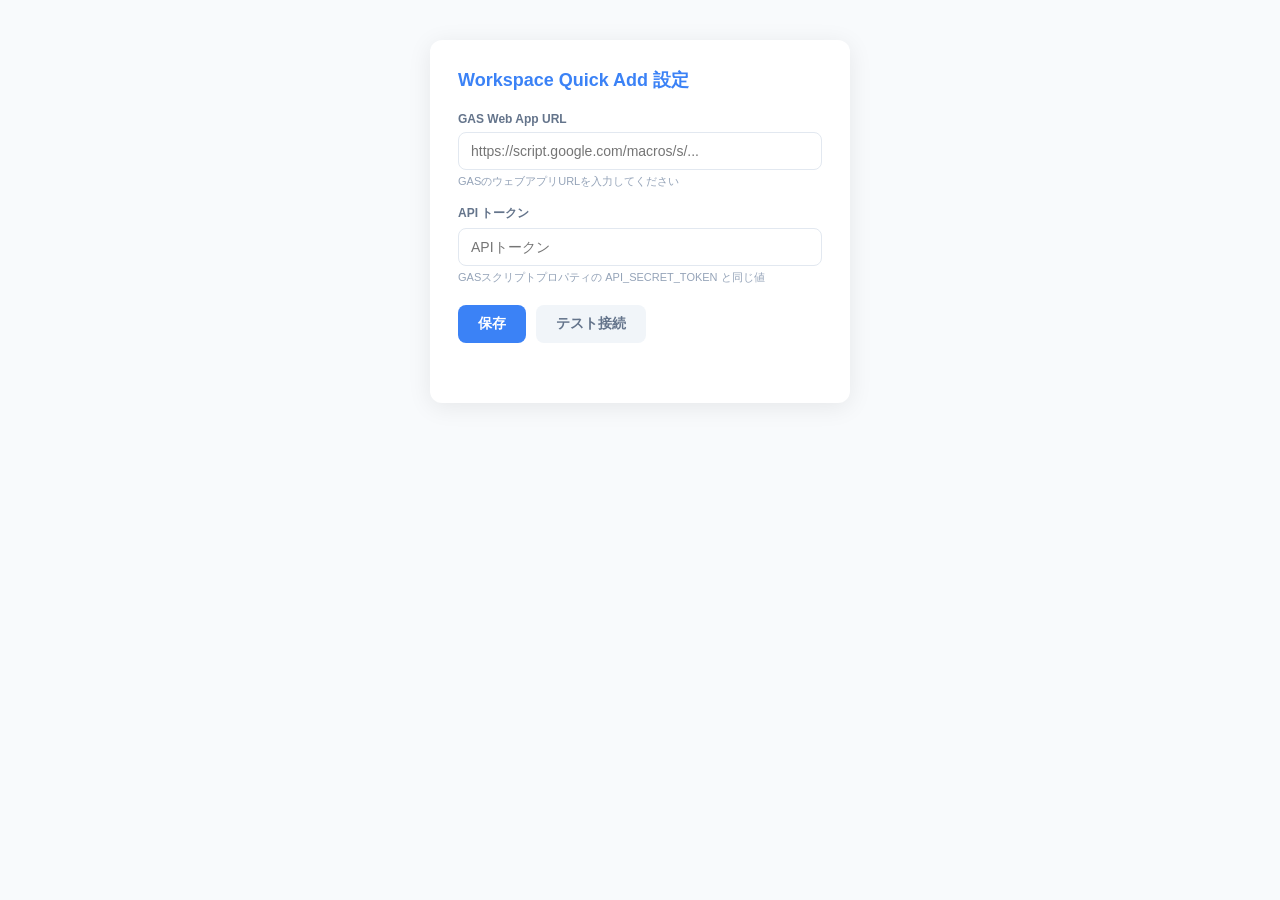
<file: workspace/chrome-extension/options.html>
<!DOCTYPE html>
<html lang="ja">
<head>
  <meta charset="UTF-8">
  <title>Workspace Quick Add - 設定</title>
  <style>
    * { margin: 0; padding: 0; box-sizing: border-box; }
    body {
      font-family: -apple-system, BlinkMacSystemFont, 'Segoe UI', sans-serif;
      font-size: 14px;
      color: #1e293b;
      background: #f8fafc;
      display: flex;
      justify-content: center;
      padding: 40px 20px;
    }
    .container {
      width: 420px;
      background: #fff;
      border-radius: 12px;
      padding: 28px;
      box-shadow: 0 4px 24px rgba(0,0,0,0.08);
    }
    h1 { font-size: 18px; font-weight: 700; margin-bottom: 20px; color: #3b82f6; }
    .form-group { margin-bottom: 16px; }
    .form-group label { display: block; font-size: 12px; font-weight: 600; color: #64748b; margin-bottom: 6px; }
    .form-group input {
      width: 100%;
      padding: 10px 12px;
      border: 1px solid #e2e8f0;
      border-radius: 8px;
      font-size: 14px;
      outline: none;
    }
    .form-group input:focus { border-color: #3b82f6; }
    .hint { font-size: 11px; color: #94a3b8; margin-top: 4px; }
    .btns { display: flex; gap: 10px; margin-top: 20px; }
    .btn {
      padding: 10px 20px;
      border: none;
      border-radius: 8px;
      font-size: 14px;
      font-weight: 600;
      cursor: pointer;
      transition: background 0.15s;
    }
    .btn-primary { background: #3b82f6; color: #fff; }
    .btn-primary:hover { background: #2563eb; }
    .btn-ghost { background: #f1f5f9; color: #64748b; }
    .btn-ghost:hover { background: #e2e8f0; }
    .status { margin-top: 12px; font-size: 13px; min-height: 20px; }
    .status.success { color: #10b981; }
    .status.error { color: #ef4444; }
  </style>
</head>
<body>
  <div class="container">
    <h1>Workspace Quick Add 設定</h1>
    <div class="form-group">
      <label>GAS Web App URL</label>
      <input type="url" id="gas-url" placeholder="https://script.google.com/macros/s/...">
      <div class="hint">GASのウェブアプリURLを入力してください</div>
    </div>
    <div class="form-group">
      <label>API トークン</label>
      <input type="password" id="api-token" placeholder="APIトークン">
      <div class="hint">GASスクリプトプロパティの API_SECRET_TOKEN と同じ値</div>
    </div>
    <div class="btns">
      <button class="btn btn-primary" onclick="save()">保存</button>
      <button class="btn btn-ghost" onclick="testConnection()">テスト接続</button>
    </div>
    <div class="status" id="status"></div>
  </div>
  <script src="options.js"></script>
</body>
</html>
</file>
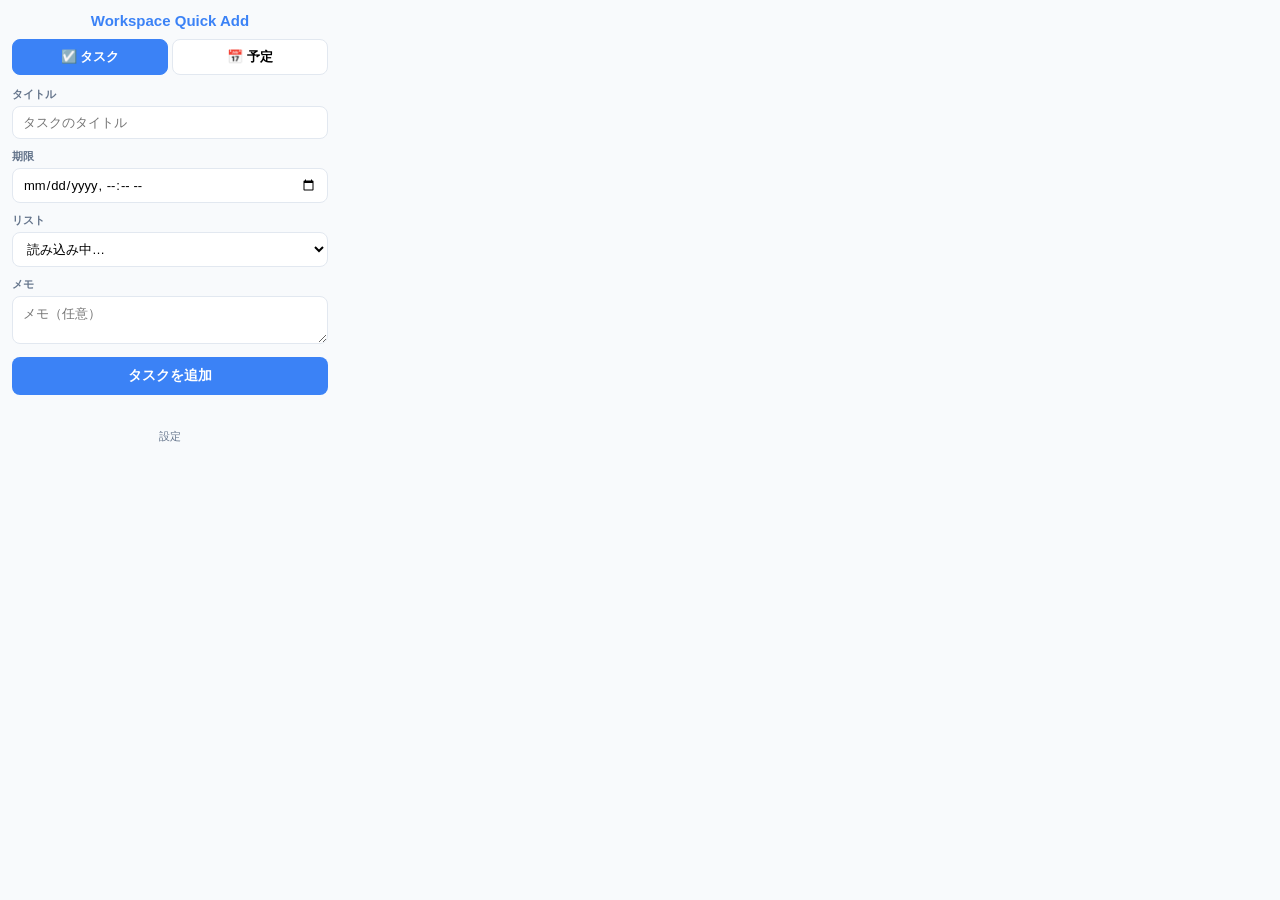
<file: workspace/chrome-extension/popup.html>
<!DOCTYPE html>
<html lang="ja">
<head>
  <meta charset="UTF-8">
  <link rel="stylesheet" href="popup.css">
</head>
<body>
  <div class="header">Workspace Quick Add</div>

  <!-- タブ切り替え -->
  <div class="tabs">
    <button class="tab active" data-tab="task" onclick="switchTab('task')">☑️ タスク</button>
    <button class="tab" data-tab="event" onclick="switchTab('event')">📅 予定</button>
  </div>

  <!-- タスク作成フォーム -->
  <div class="tab-content active" id="tab-task">
    <div class="form-group">
      <label>タイトル</label>
      <input type="text" id="task-title" placeholder="タスクのタイトル">
    </div>
    <div class="form-group">
      <label>期限</label>
      <input type="datetime-local" id="task-due">
    </div>
    <div class="form-group">
      <label>リスト</label>
      <select id="task-list"><option value="">読み込み中…</option></select>
    </div>
    <div class="form-group">
      <label>メモ</label>
      <textarea id="task-notes" rows="2" placeholder="メモ（任意）"></textarea>
    </div>
    <button class="btn-submit" id="task-submit" onclick="submitTask()">タスクを追加</button>
  </div>

  <!-- イベント作成フォーム -->
  <div class="tab-content" id="tab-event">
    <div class="form-group">
      <label>タイトル</label>
      <input type="text" id="event-title" placeholder="予定のタイトル">
    </div>
    <div class="form-group">
      <label>開始日時</label>
      <input type="datetime-local" id="event-start">
    </div>
    <div class="form-group">
      <label>終了日時</label>
      <input type="datetime-local" id="event-end">
    </div>
    <div class="form-group">
      <label>カレンダー</label>
      <select id="event-calendar"><option value="">読み込み中…</option></select>
    </div>
    <div class="form-group">
      <label>場所</label>
      <input type="text" id="event-location" placeholder="場所（任意）">
    </div>
    <div class="form-group">
      <label>説明</label>
      <textarea id="event-description" rows="2" placeholder="説明（任意）"></textarea>
    </div>
    <button class="btn-submit" id="event-submit" onclick="submitEvent()">予定を追加</button>
  </div>

  <div class="status" id="status"></div>
  <div class="footer">
    <a href="options.html" target="_blank">設定</a>
  </div>

  <script src="popup.js"></script>
</body>
</html>
</file>
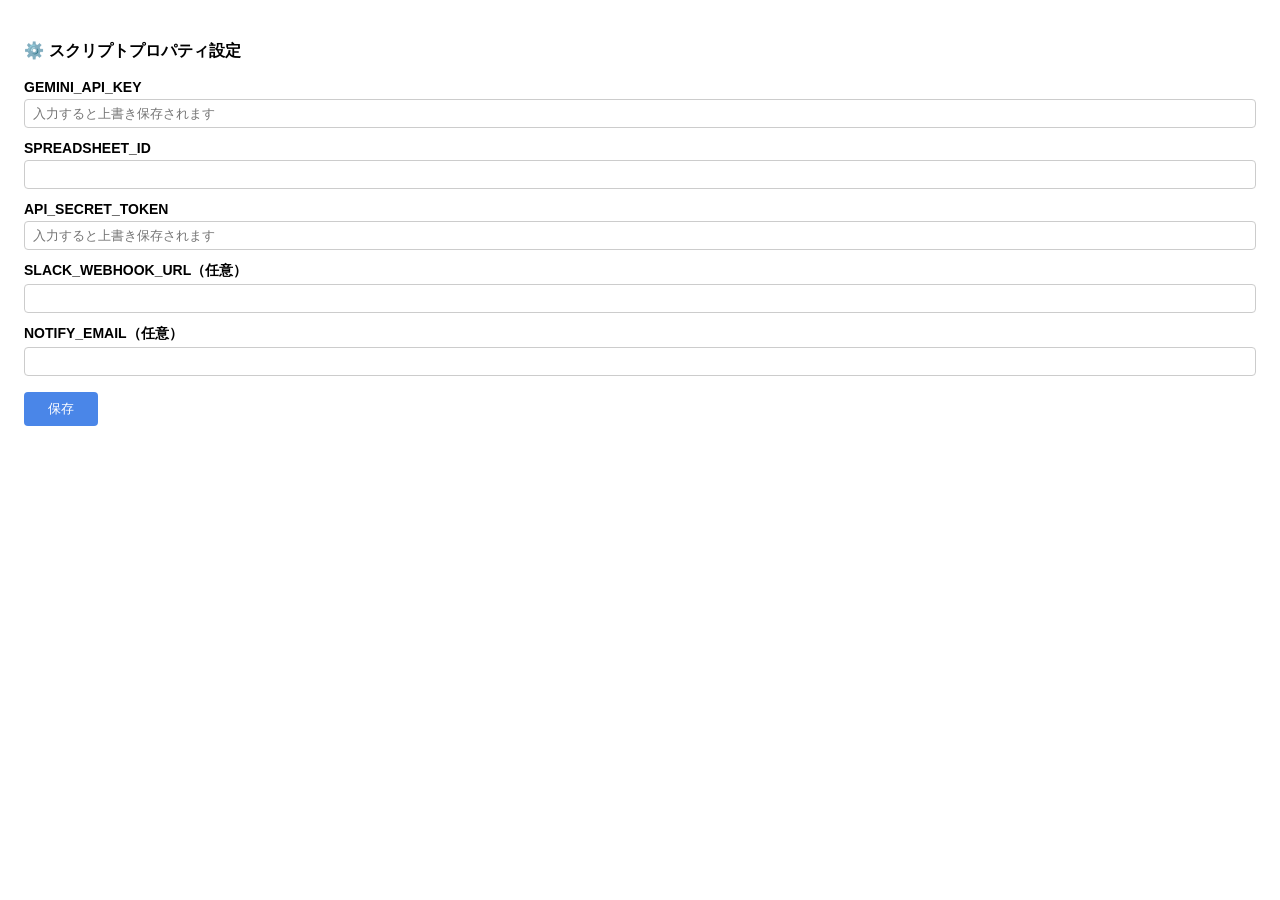
<file: 議事録からタスク管理/gas/Settings.html>
<!DOCTYPE html>
<html>
<head>
<meta charset="UTF-8">
<style>
  body { font-family: sans-serif; padding: 16px; font-size: 14px; }
  label { display: block; margin-top: 12px; font-weight: bold; }
  input { width: 100%; padding: 6px 8px; border: 1px solid #ccc; border-radius: 4px; margin-top: 4px; box-sizing: border-box; }
  button { margin-top: 16px; padding: 8px 24px; background: #4a86e8; color: white; border: none; border-radius: 4px; cursor: pointer; }
  button:hover { background: #3b6fd4; }
  #msg { margin-top: 12px; padding: 8px; border-radius: 4px; display: none; }
  .ok  { background: #dcfce7; color: #166534; }
  .err { background: #fee2e2; color: #991b1b; }
</style>
</head>
<body>
<h3>⚙️ スクリプトプロパティ設定</h3>
<label>GEMINI_API_KEY</label>
<input type="password" id="GEMINI_API_KEY" placeholder="入力すると上書き保存されます">

<label>SPREADSHEET_ID</label>
<input type="text" id="SPREADSHEET_ID">

<label>API_SECRET_TOKEN</label>
<input type="password" id="API_SECRET_TOKEN" placeholder="入力すると上書き保存されます">

<label>SLACK_WEBHOOK_URL（任意）</label>
<input type="text" id="SLACK_WEBHOOK_URL">

<label>NOTIFY_EMAIL（任意）</label>
<input type="email" id="NOTIFY_EMAIL">

<button onclick="save()">保存</button>
<div id="msg"></div>

<script>
google.script.run
  .withSuccessHandler(function(data) {
    ['SPREADSHEET_ID','SLACK_WEBHOOK_URL','NOTIFY_EMAIL','GEMINI_API_KEY','API_SECRET_TOKEN'].forEach(k => {
      if (data[k]) document.getElementById(k).placeholder = data[k];
    });
  })
  .getSettings();

function save() {
  const keys = ['GEMINI_API_KEY','SPREADSHEET_ID','API_SECRET_TOKEN','SLACK_WEBHOOK_URL','NOTIFY_EMAIL'];
  const formData = {};
  keys.forEach(k => { formData[k] = document.getElementById(k).value; });

  google.script.run
    .withSuccessHandler(function() { showMsg('✅ 保存しました', 'ok'); })
    .withFailureHandler(function(e) { showMsg('❌ ' + e.message, 'err'); })
    .saveSettings(formData);
}

function showMsg(text, cls) {
  const el = document.getElementById('msg');
  el.textContent = text;
  el.className = cls;
  el.style.display = 'block';
}
</script>
</body>
</html>
</file>
<file: workspace/chrome-extension/popup.css>
* { margin: 0; padding: 0; box-sizing: border-box; }
body {
  width: 340px;
  font-family: -apple-system, BlinkMacSystemFont, 'Segoe UI', sans-serif;
  font-size: 13px;
  color: #1e293b;
  background: #f8fafc;
  padding: 12px;
}
.header {
  font-size: 15px;
  font-weight: 700;
  text-align: center;
  margin-bottom: 10px;
  color: #3b82f6;
}
.tabs {
  display: flex;
  gap: 4px;
  margin-bottom: 12px;
}
.tab {
  flex: 1;
  padding: 8px;
  border: 1px solid #e2e8f0;
  border-radius: 8px;
  background: #fff;
  cursor: pointer;
  font-size: 13px;
  font-weight: 600;
  text-align: center;
  transition: all 0.15s;
}
.tab.active {
  background: #3b82f6;
  color: #fff;
  border-color: #3b82f6;
}
.tab-content { display: none; }
.tab-content.active { display: block; }
.form-group { margin-bottom: 10px; }
.form-group label {
  display: block;
  font-size: 11px;
  font-weight: 600;
  color: #64748b;
  margin-bottom: 4px;
}
.form-group input,
.form-group select,
.form-group textarea {
  width: 100%;
  padding: 8px 10px;
  border: 1px solid #e2e8f0;
  border-radius: 8px;
  font-size: 13px;
  font-family: inherit;
  outline: none;
  background: #fff;
}
.form-group input:focus,
.form-group select:focus,
.form-group textarea:focus {
  border-color: #3b82f6;
}
.form-group textarea { resize: vertical; }
.btn-submit {
  width: 100%;
  padding: 10px;
  border: none;
  border-radius: 8px;
  background: #3b82f6;
  color: #fff;
  font-size: 14px;
  font-weight: 600;
  cursor: pointer;
  transition: background 0.15s;
}
.btn-submit:hover { background: #2563eb; }
.btn-submit:disabled { background: #94a3b8; cursor: not-allowed; }
.status {
  margin-top: 8px;
  font-size: 12px;
  text-align: center;
  min-height: 18px;
}
.status.success { color: #10b981; }
.status.error { color: #ef4444; }
.footer {
  margin-top: 8px;
  text-align: center;
  font-size: 11px;
}
.footer a { color: #64748b; text-decoration: none; }
.footer a:hover { color: #3b82f6; }
</file>
